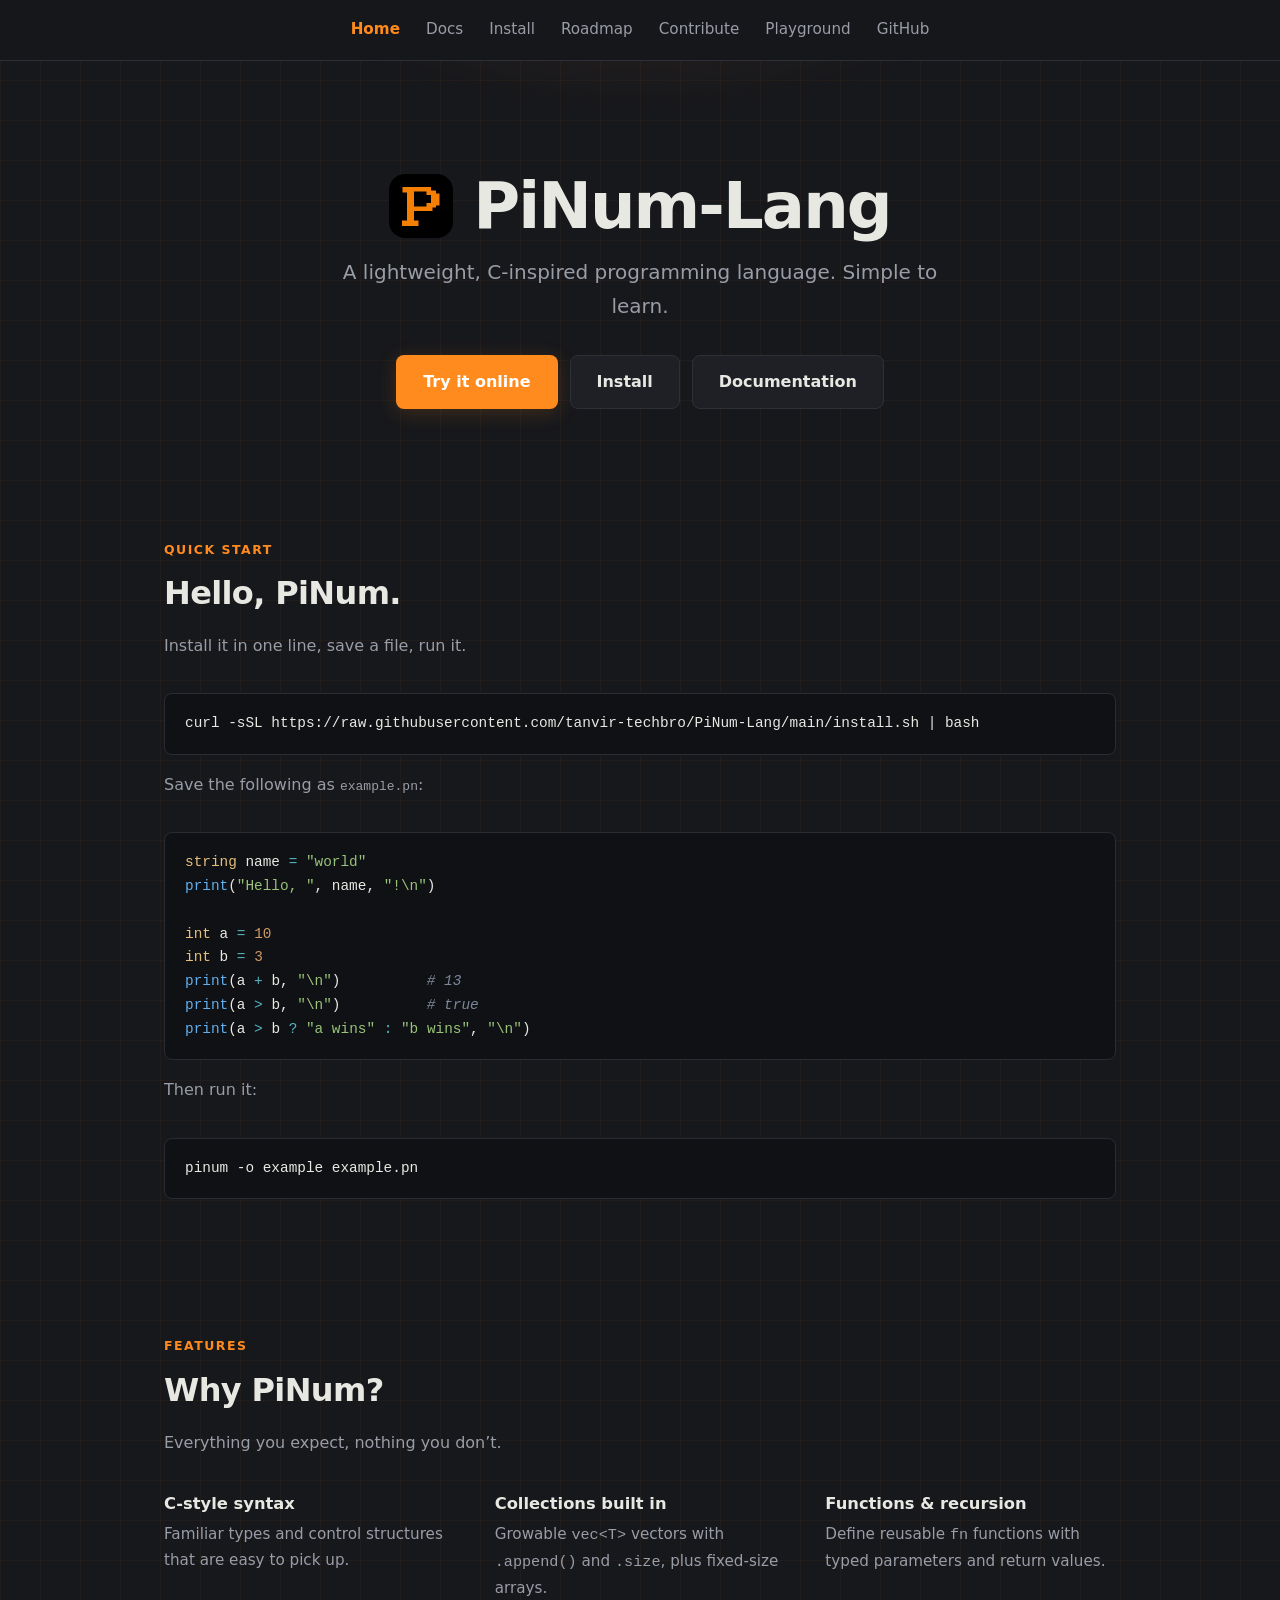
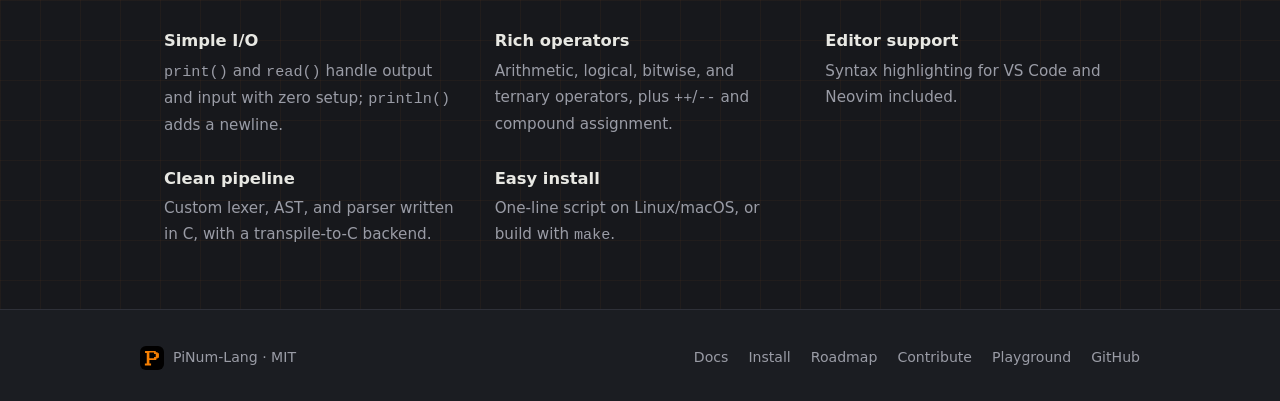
<file: index.html>
<!DOCTYPE html>
<html lang="en">
<head>
  <meta charset="UTF-8" />
  <meta name="viewport" content="width=device-width, initial-scale=1.0" />
  <meta name="description" content="PiNum — a lightweight, C-inspired programming language. Simple to learn, built to embed." />
  <title>PiNum-Lang</title>
  <link rel="icon" type="image/svg+xml" href="assets/pinum_logo.svg" />
  <link rel="stylesheet" href="css/style.css" />
</head>
<body>
  <nav class="nav">
    <div class="nav-inner">
      <a class="nav-brand" href="index.html">
        <img src="assets/pinum_logo.svg" alt="PiNum logo" />
        <span>PiNum-Lang</span>
      </a>
      <button class="nav-toggle" aria-label="Toggle navigation">☰</button>
      <div class="nav-links">
        <a href="index.html" class="active">Home</a>
        <a href="docs.html">Docs</a>
        <a href="install.html">Install</a>
        <a href="roadmap.html">Roadmap</a>
        <a href="contribute.html">Contribute</a>
        <a href="playground.html">Playground</a>
        <a href="https://github.com/tanvir-techbro/PiNum-Lang" target="_blank" rel="noopener">GitHub</a>
      </div>
    </div>
  </nav>

  <header class="hero">
    <div class="hero-title">
      <img class="hero-logo" src="assets/pinum_logo.svg" alt="PiNum logo" />
      <h1>PiNum-Lang</h1>
      <span class="version" id="version"></span>
    </div>
    <p class="tagline">
      A lightweight, C-inspired programming language. Simple to learn.
    </p>
    <div class="hero-actions">
      <a class="btn btn-primary" href="playground.html">Try it online</a>
      <a class="btn btn-ghost" href="install.html">Install</a>
      <a class="btn btn-ghost" href="docs.html">Documentation</a>
    </div>
  </header>

  <section>
    <div class="section-label">Quick start</div>
    <h2 class="section-title">Hello, PiNum.</h2>
    <p class="section-sub">Install it in one line, save a file, run it.</p>

    <div class="codeblock">
      <pre><code class="language-bash">curl -sSL https://raw.githubusercontent.com/tanvir-techbro/PiNum-Lang/main/install.sh | bash</code></pre>
    </div>

    <p class="section-sub">Save the following as <code>example.pn</code>:</p>

    <div class="codeblock">
      <pre><code class="language-pinum">string name = "world"
print("Hello, ", name, "!\n")

int a = 10
int b = 3
print(a + b, "\n")          # 13
print(a &gt; b, "\n")          # true
print(a &gt; b ? "a wins" : "b wins", "\n")
</code></pre>
    </div>

    <p class="section-sub">Then run it:</p>

    <div class="codeblock">
      <pre><code class="language-bash">pinum -o example example.pn</code></pre>
    </div>
  </section>

  <section>
    <div class="section-label">Features</div>
    <h2 class="section-title">Why PiNum?</h2>
    <p class="section-sub">Everything you expect, nothing you don&rsquo;t.</p>
      <div class="feature-grid">
        <div class="feature">
          <h3>C-style syntax</h3>
          <p>Familiar types and control structures that are easy to pick up.</p>
        </div>
        <div class="feature">
          <h3>Collections built in</h3>
          <p>Growable <code>vec&lt;T&gt;</code> vectors with <code>.append()</code> and <code>.size</code>, plus fixed-size arrays.</p>
        </div>
        <div class="feature">
          <h3>Functions &amp; recursion</h3>
          <p>Define reusable <code>fn</code> functions with typed parameters and return values.</p>
        </div>
        <div class="feature">
          <h3>Simple I/O</h3>
          <p><code>print()</code> and <code>read()</code> handle output and input with zero setup; <code>println()</code> adds a newline.</p>
        </div>
        <div class="feature">
          <h3>Rich operators</h3>
          <p>Arithmetic, logical, bitwise, and ternary operators, plus <code>++</code>/<code>--</code> and compound assignment.</p>
        </div>
        <div class="feature">
          <h3>Editor support</h3>
          <p>Syntax highlighting for VS Code and Neovim included.</p>
        </div>
        <div class="feature">
          <h3>Clean pipeline</h3>
          <p>Custom lexer, AST, and parser written in C, with a transpile-to-C backend.</p>
        </div>
        <div class="feature">
          <h3>Easy install</h3>
          <p>One-line script on Linux/macOS, or build with <code>make</code>.</p>
        </div>
      </div>
  </section>

  <footer>
    <div class="footer-inner">
      <div class="footer-brand">
        <img src="assets/pinum_logo.svg" alt="PiNum logo" />
        <span>PiNum-Lang · MIT</span>
      </div>
      <div class="footer-links">
        <a href="docs.html">Docs</a>
        <a href="install.html">Install</a>
        <a href="roadmap.html">Roadmap</a>
        <a href="contribute.html">Contribute</a>
        <a href="playground.html">Playground</a>
        <a href="https://github.com/tanvir-techbro/PiNum-Lang" target="_blank" rel="noopener">GitHub</a>
      </div>
    </div>
  </footer>

  <div class="page-loader" aria-hidden="true"><div class="spinner"></div></div>
  <script src="js/main.js"></script>
</body>
</html>
</file>
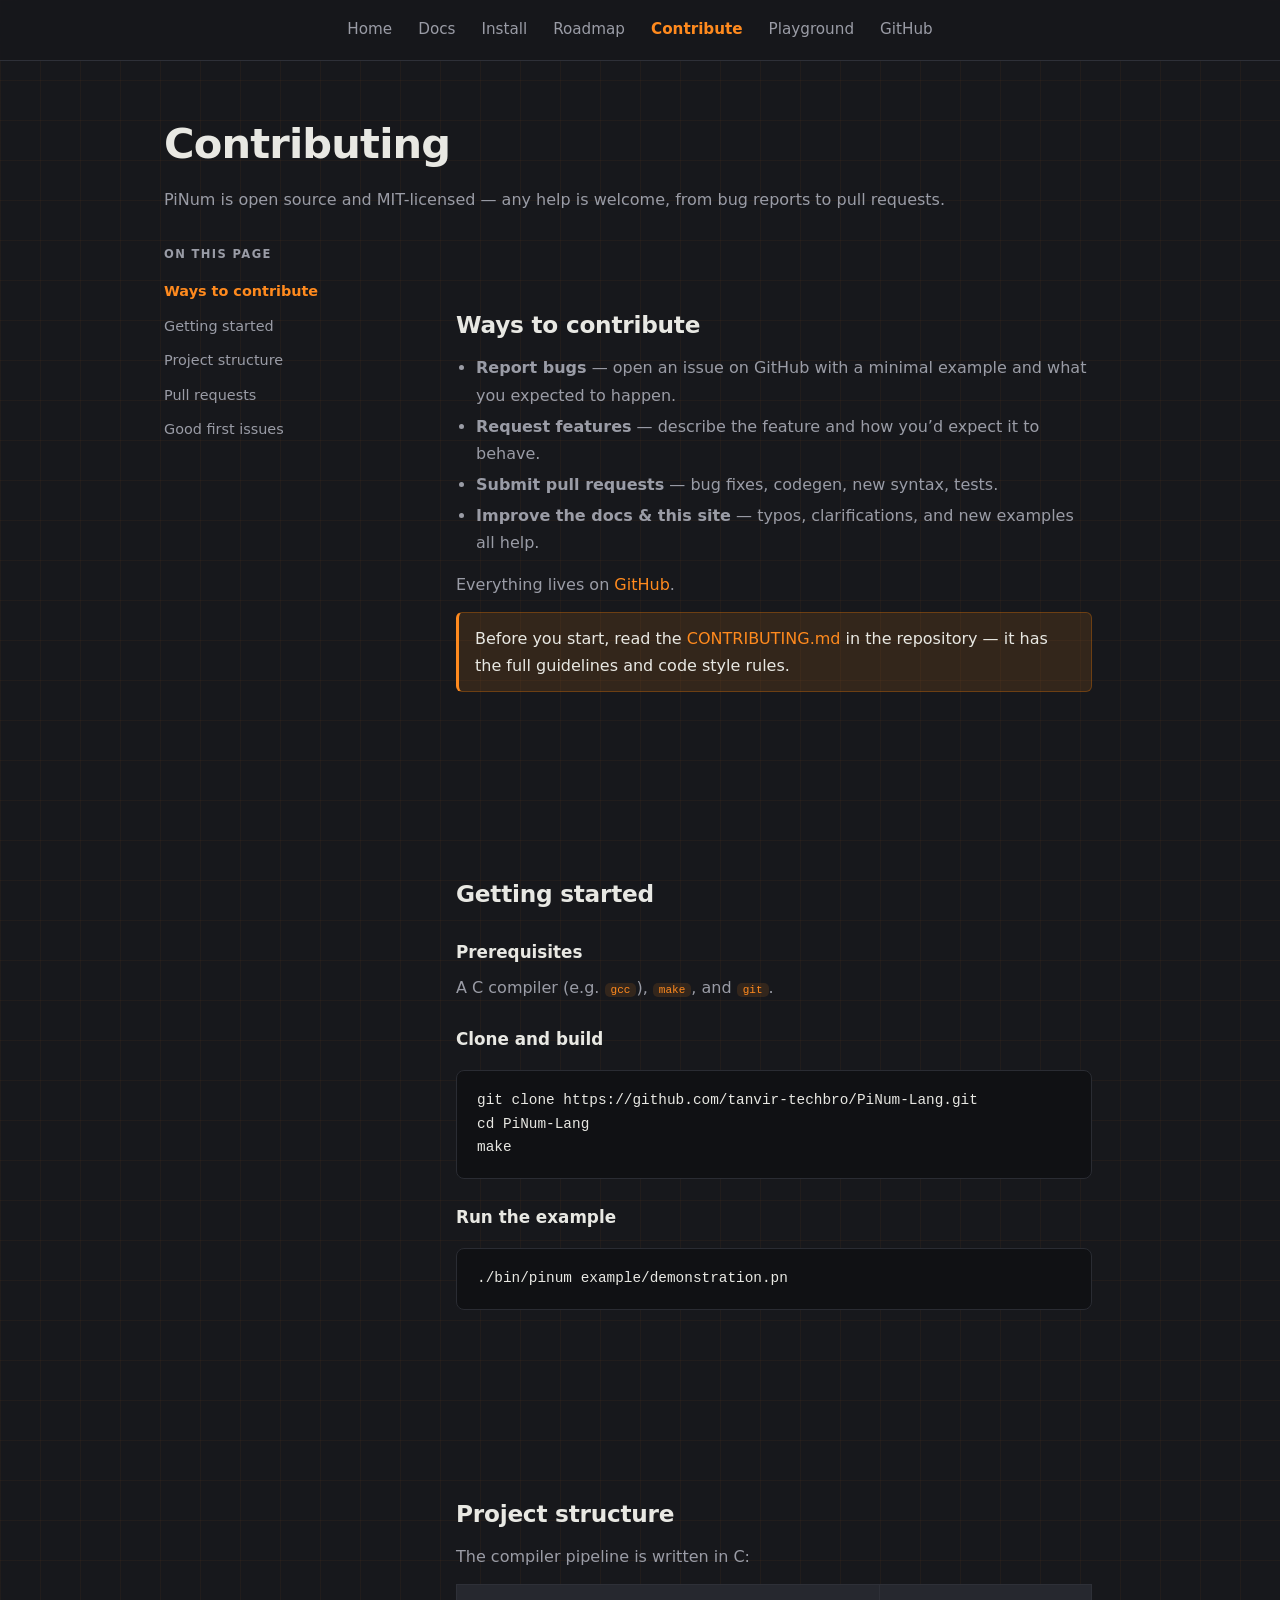
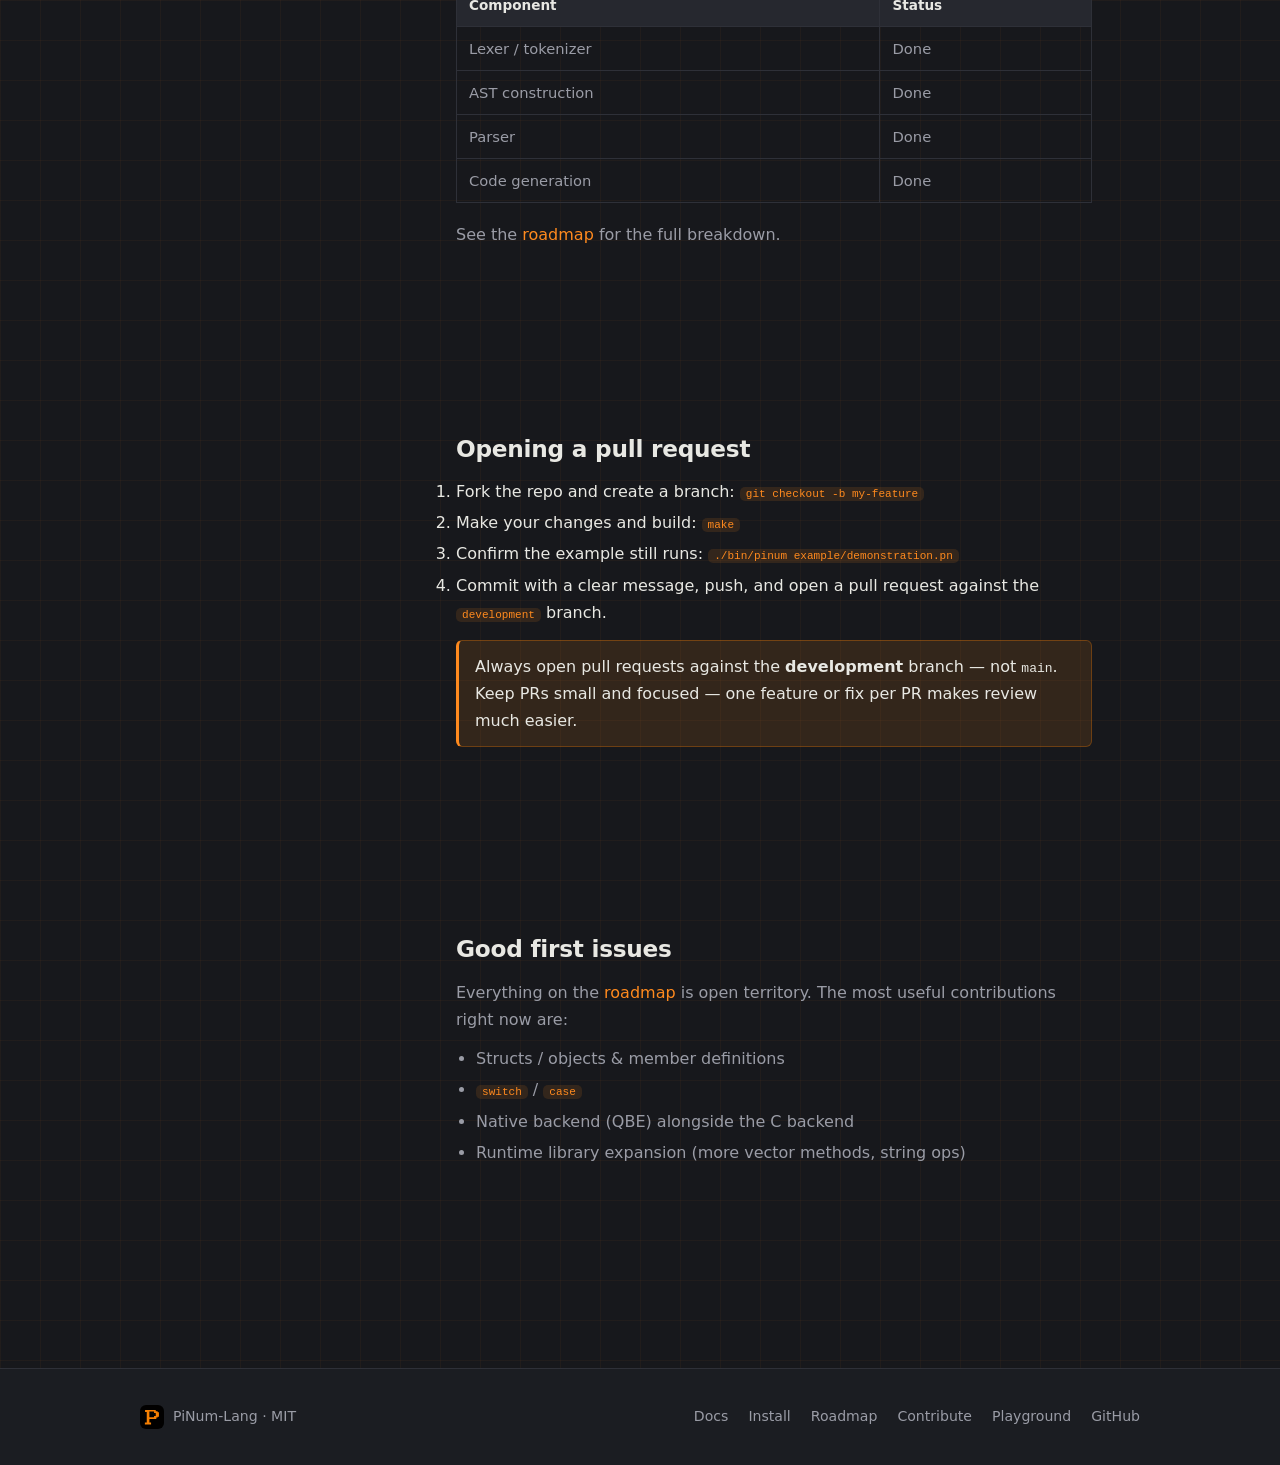
<file: contribute.html>
<!DOCTYPE html>
<html lang="en">
<head>
  <meta charset="UTF-8" />
  <meta name="viewport" content="width=device-width, initial-scale=1.0" />
  <meta name="description" content="Contribute to PiNum-Lang: report bugs, request features, submit pull requests, and improve documentation." />
  <title>Contribute · PiNum</title>
  <link rel="icon" type="image/svg+xml" href="assets/pinum_logo.svg" />
  <link rel="stylesheet" href="css/style.css" />
</head>
<body>
  <nav class="nav">
    <div class="nav-inner">
      <a class="nav-brand" href="index.html">
        <img src="assets/pinum_logo.svg" alt="PiNum logo" />
        <span>PiNum-Lang</span>
      </a>
      <button class="nav-toggle" aria-label="Toggle navigation">☰</button>
      <div class="nav-links">
        <a href="index.html">Home</a>
        <a href="docs.html">Docs</a>
        <a href="install.html">Install</a>
        <a href="roadmap.html">Roadmap</a>
        <a href="contribute.html" class="active">Contribute</a>
        <a href="playground.html">Playground</a>
        <a href="https://github.com/tanvir-techbro/PiNum-Lang" target="_blank" rel="noopener">GitHub</a>
      </div>
    </div>
  </nav>

  <main class="docs-wrap">
    <div class="docs-head">
      <h1>Contributing</h1>
      <p class="docs-sub">PiNum is open source and MIT-licensed &mdash; any help is welcome, from bug reports to pull requests.</p>
    </div>

    <div class="docs-grid">
      <aside class="toc">
        <h4>On this page</h4>
        <a href="#ways-to-contribute">Ways to contribute</a>
        <a href="#getting-started">Getting started</a>
        <a href="#project-structure">Project structure</a>
        <a href="#pull-requests">Pull requests</a>
        <a href="#good-first-issues">Good first issues</a>
      </aside>

      <div class="doc-content">
        <section id="ways-to-contribute" class="doc-section">
          <h2>Ways to contribute</h2>
          <ul>
            <li><strong>Report bugs</strong> &mdash; open an issue on GitHub with a minimal example and what you expected to happen.</li>
            <li><strong>Request features</strong> &mdash; describe the feature and how you&rsquo;d expect it to behave.</li>
            <li><strong>Submit pull requests</strong> &mdash; bug fixes, codegen, new syntax, tests.</li>
            <li><strong>Improve the docs &amp; this site</strong> &mdash; typos, clarifications, and new examples all help.</li>
          </ul>
          <p>Everything lives on <a href="https://github.com/tanvir-techbro/PiNum-Lang" target="_blank" rel="noopener">GitHub</a>.</p>
          <div class="callout">
            Before you start, read the
            <a href="https://github.com/tanvir-techbro/PiNum-Lang/blob/main/CONTRIBUTING.md" target="_blank" rel="noopener">CONTRIBUTING.md</a>
            in the repository &mdash; it has the full guidelines and code style rules.
          </div>
        </section>

        <section id="getting-started" class="doc-section">
          <h2>Getting started</h2>
          <h3>Prerequisites</h3>
          <p>A C compiler (e.g. <code>gcc</code>), <code>make</code>, and <code>git</code>.</p>

          <h3>Clone and build</h3>
          <div class="codeblock">
            <pre><code class="language-bash">git clone https://github.com/tanvir-techbro/PiNum-Lang.git
cd PiNum-Lang
make</code></pre>
          </div>

          <h3>Run the example</h3>
          <div class="codeblock">
            <pre><code class="language-bash">./bin/pinum example/demonstration.pn</code></pre>
          </div>
        </section>

        <section id="project-structure" class="doc-section">
          <h2>Project structure</h2>
          <p>The compiler pipeline is written in C:</p>
          <table>
            <thead>
              <tr>
                <th>Component</th>
                <th>Status</th>
              </tr>
            </thead>
            <tbody>
              <tr><td>Lexer / tokenizer</td><td>Done</td></tr>
              <tr><td>AST construction</td><td>Done</td></tr>
              <tr><td>Parser</td><td>Done</td></tr>
              <tr><td>Code generation</td><td>Done</td></tr>
            </tbody>
          </table>
          <p>See the <a href="roadmap.html">roadmap</a> for the full breakdown.</p>
        </section>

        <section id="pull-requests" class="doc-section">
          <h2>Opening a pull request</h2>
          <ol>
            <li>Fork the repo and create a branch: <code>git checkout -b my-feature</code></li>
            <li>Make your changes and build: <code>make</code></li>
            <li>Confirm the example still runs: <code>./bin/pinum example/demonstration.pn</code></li>
            <li>Commit with a clear message, push, and open a pull request against the <code>development</code> branch.</li>
          </ol>
          <div class="callout">Always open pull requests against the <strong>development</strong> branch &mdash; not <code>main</code>. Keep PRs small and focused &mdash; one feature or fix per PR makes review much easier.</div>
        </section>

        <section id="good-first-issues" class="doc-section">
          <h2>Good first issues</h2>
          <p>Everything on the <a href="roadmap.html">roadmap</a> is open territory. The most useful contributions right now are:</p>
          <ul>
            <li>Structs / objects &amp; member definitions</li>
            <li><code>switch</code> / <code>case</code></li>
            <li>Native backend (QBE) alongside the C backend</li>
            <li>Runtime library expansion (more vector methods, string ops)</li>
          </ul>
        </section>
      </div>
    </div>
  </main>

  <footer>
    <div class="footer-inner">
      <div class="footer-brand">
        <img src="assets/pinum_logo.svg" alt="PiNum logo" />
        <span>PiNum-Lang · MIT</span>
      </div>
      <div class="footer-links">
        <a href="docs.html">Docs</a>
        <a href="install.html">Install</a>
        <a href="roadmap.html">Roadmap</a>
        <a href="contribute.html">Contribute</a>
        <a href="playground.html">Playground</a>
        <a href="https://github.com/tanvir-techbro/PiNum-Lang" target="_blank" rel="noopener">GitHub</a>
      </div>
    </div>
  </footer>

  <div class="page-loader" aria-hidden="true"><div class="spinner"></div></div>
  <script src="js/main.js"></script>
</body>
</html>
</file>
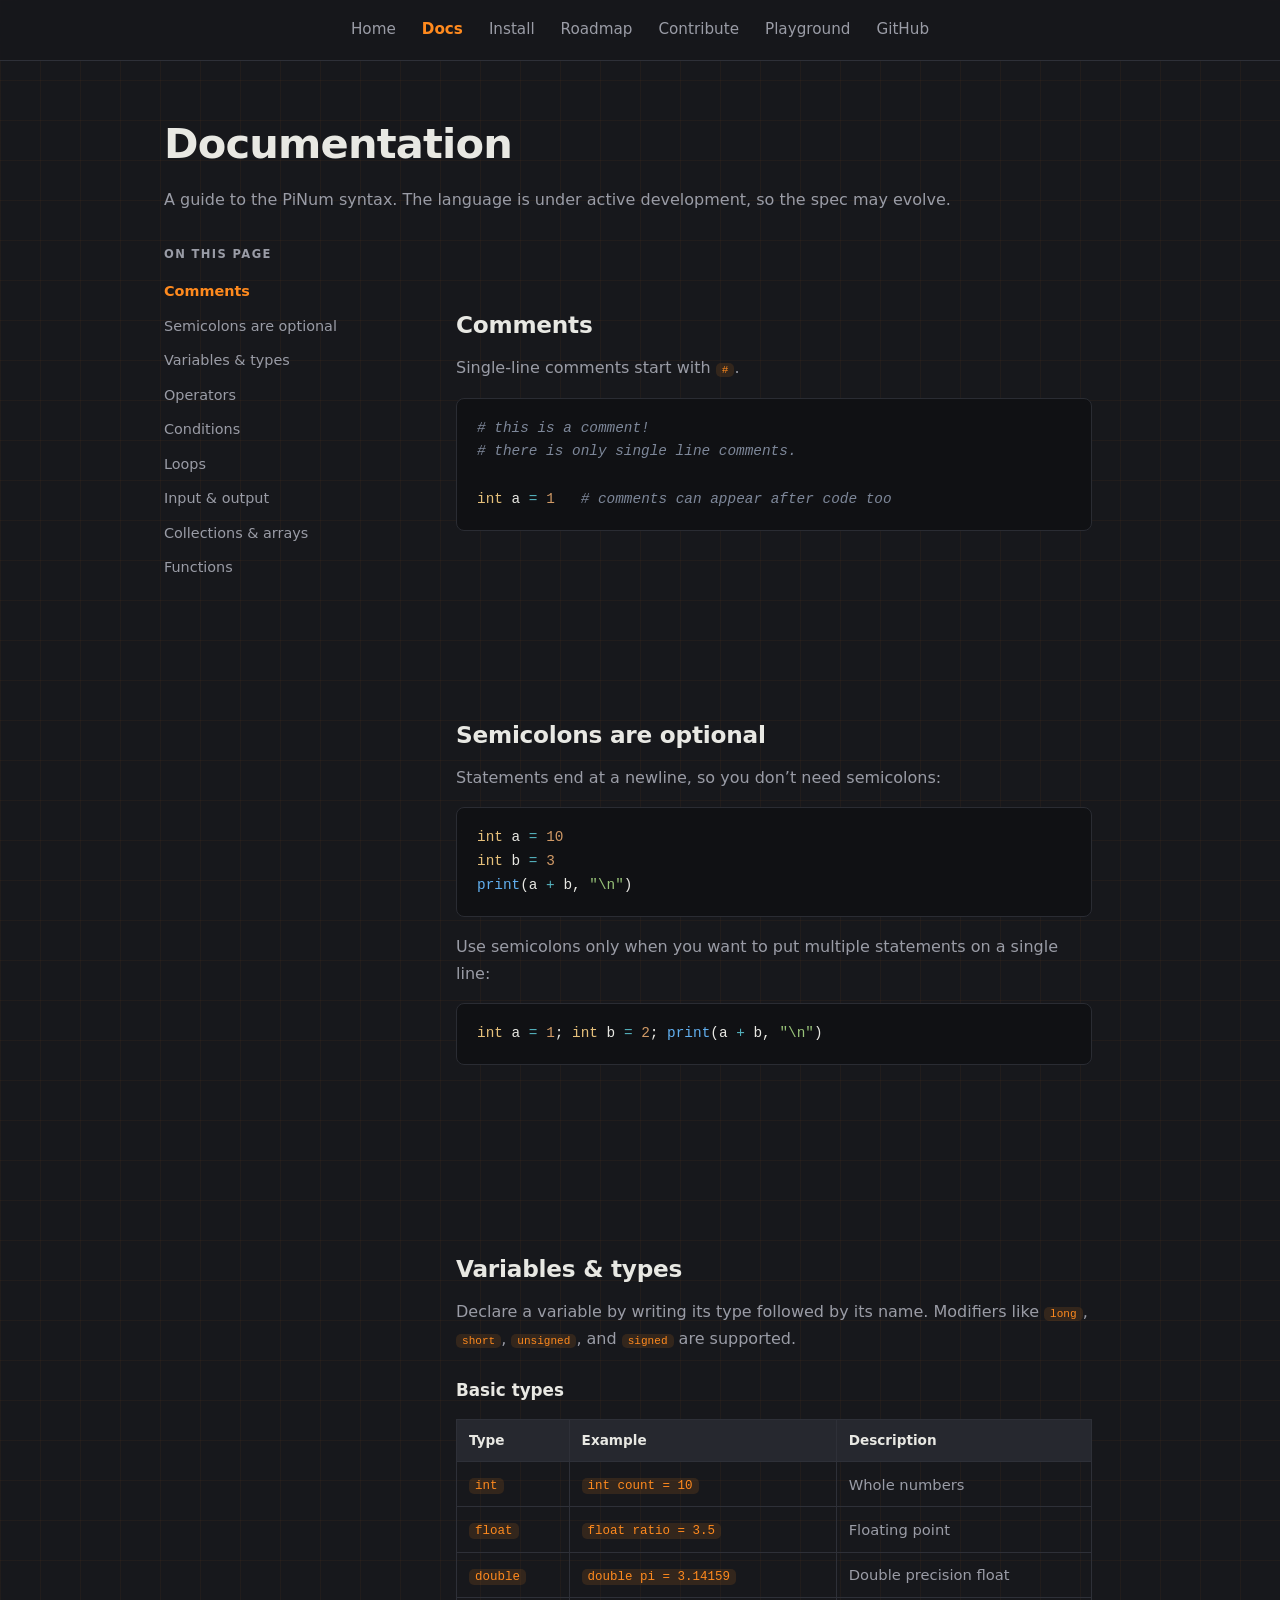
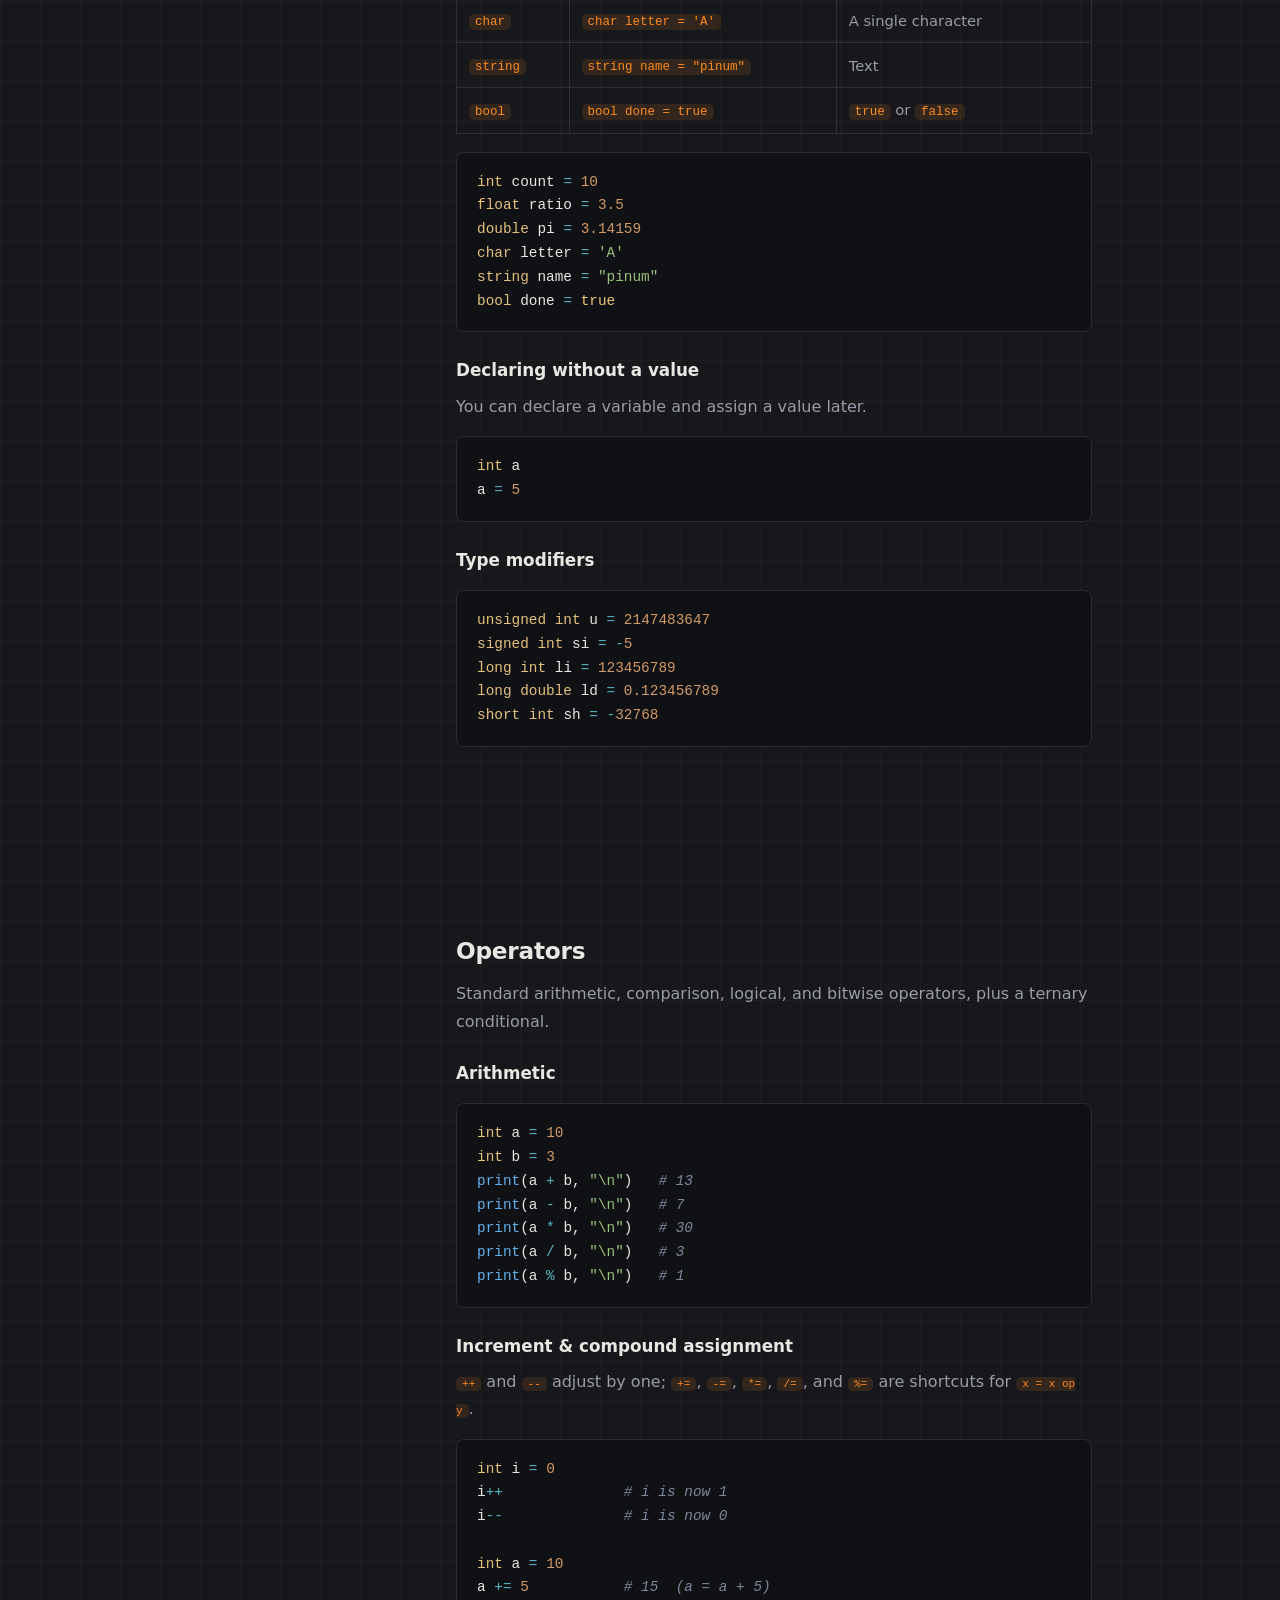
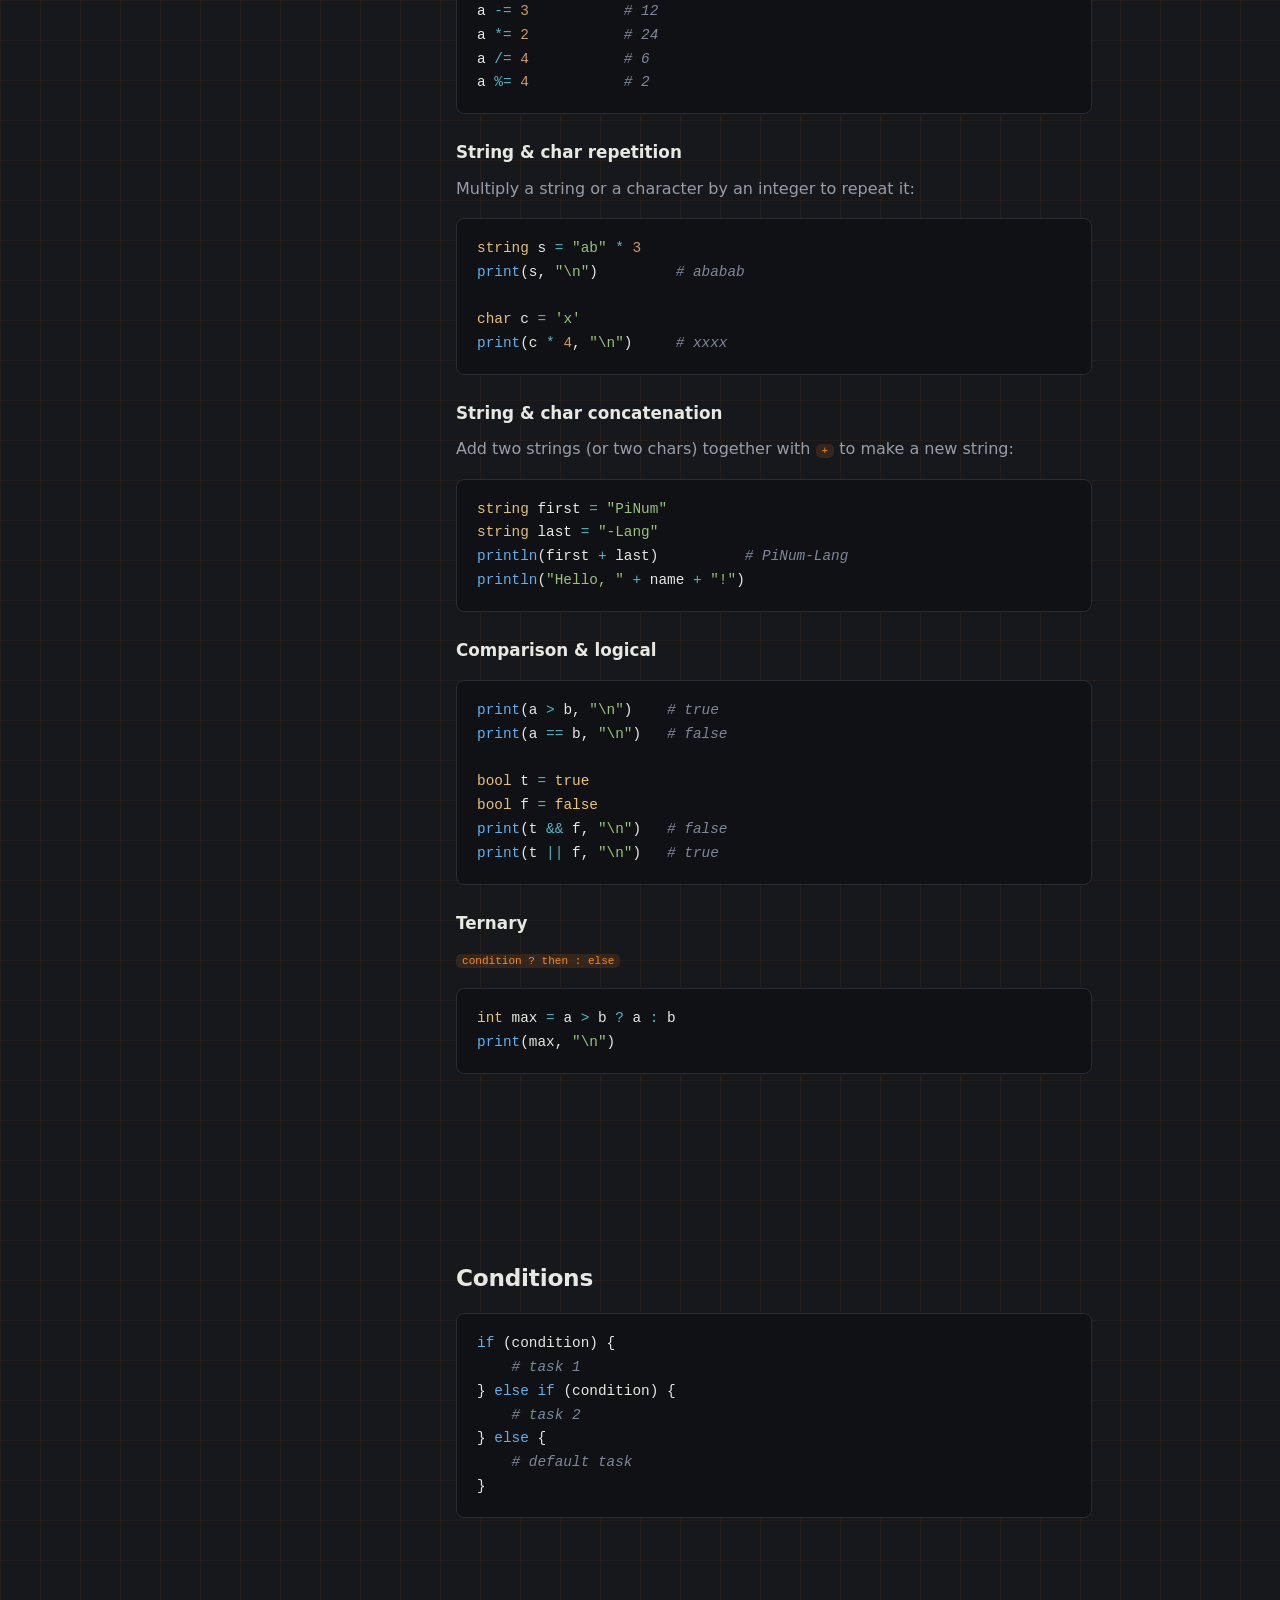
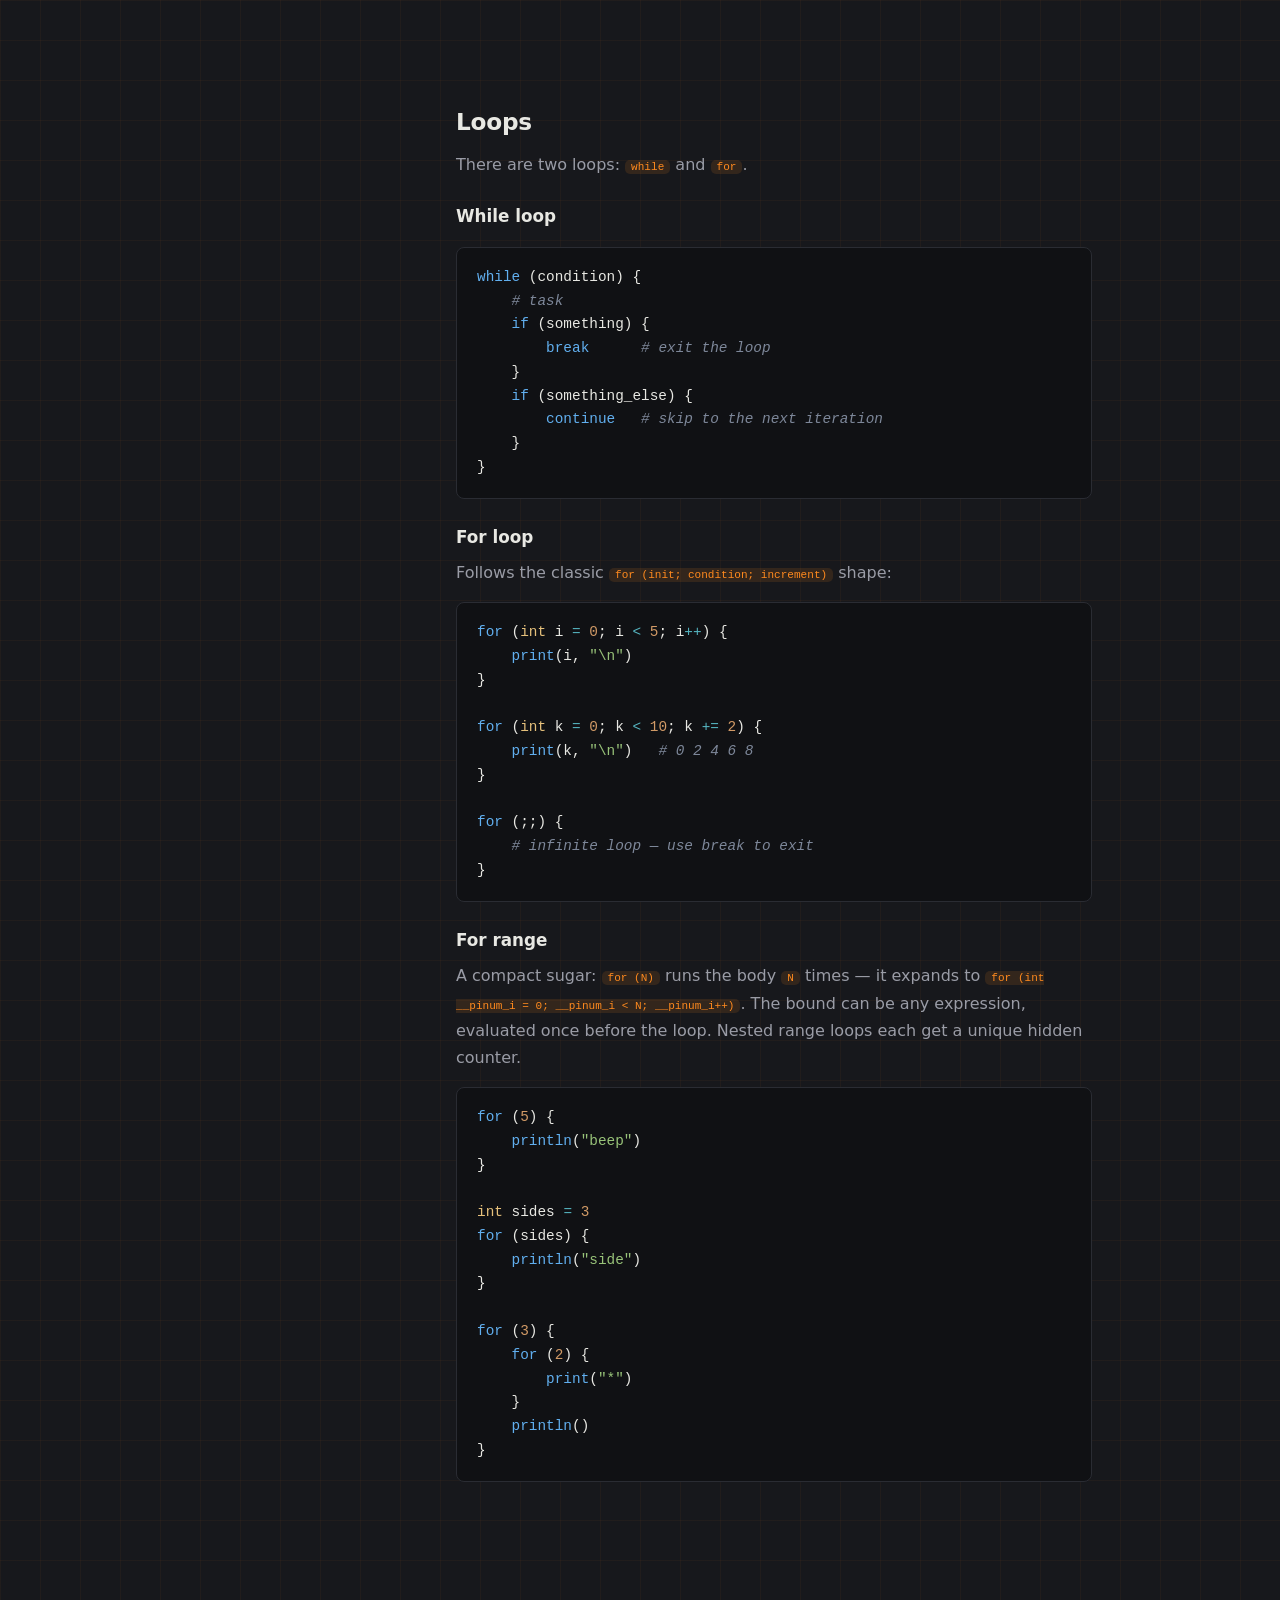
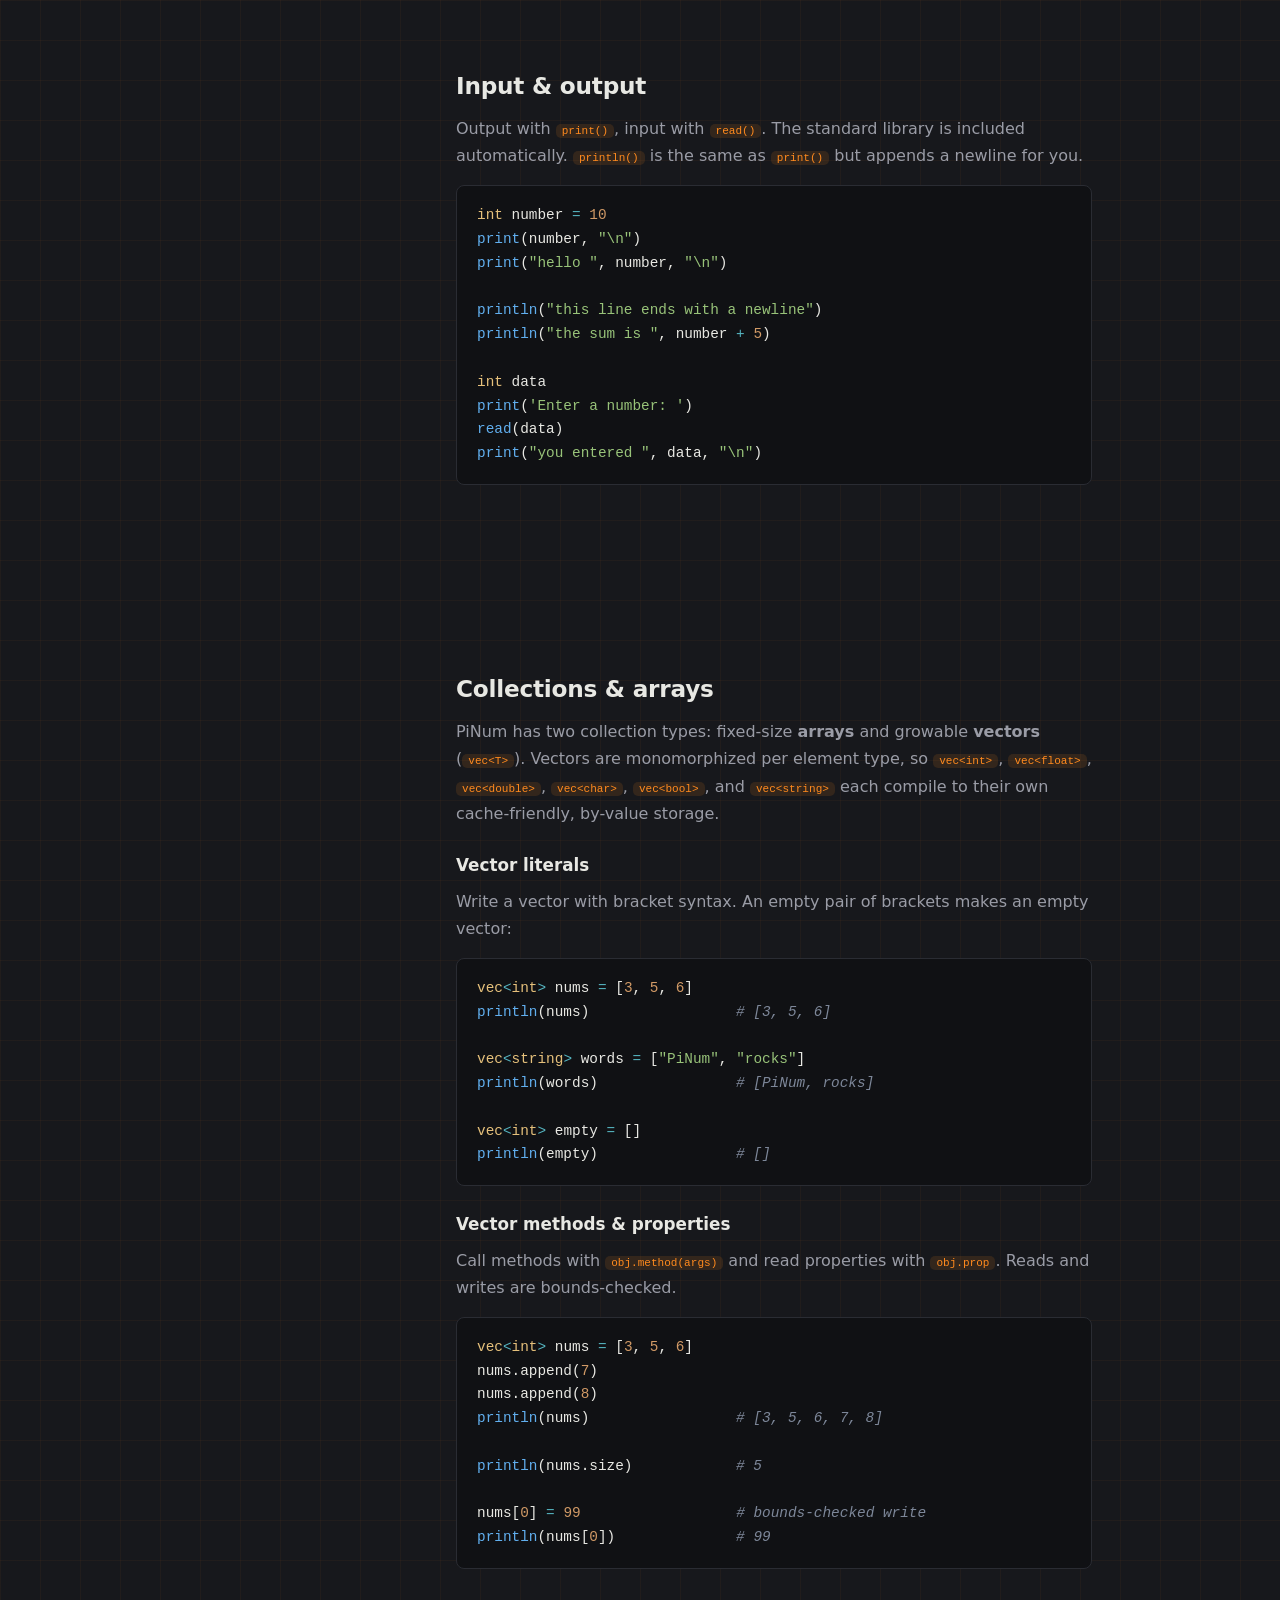
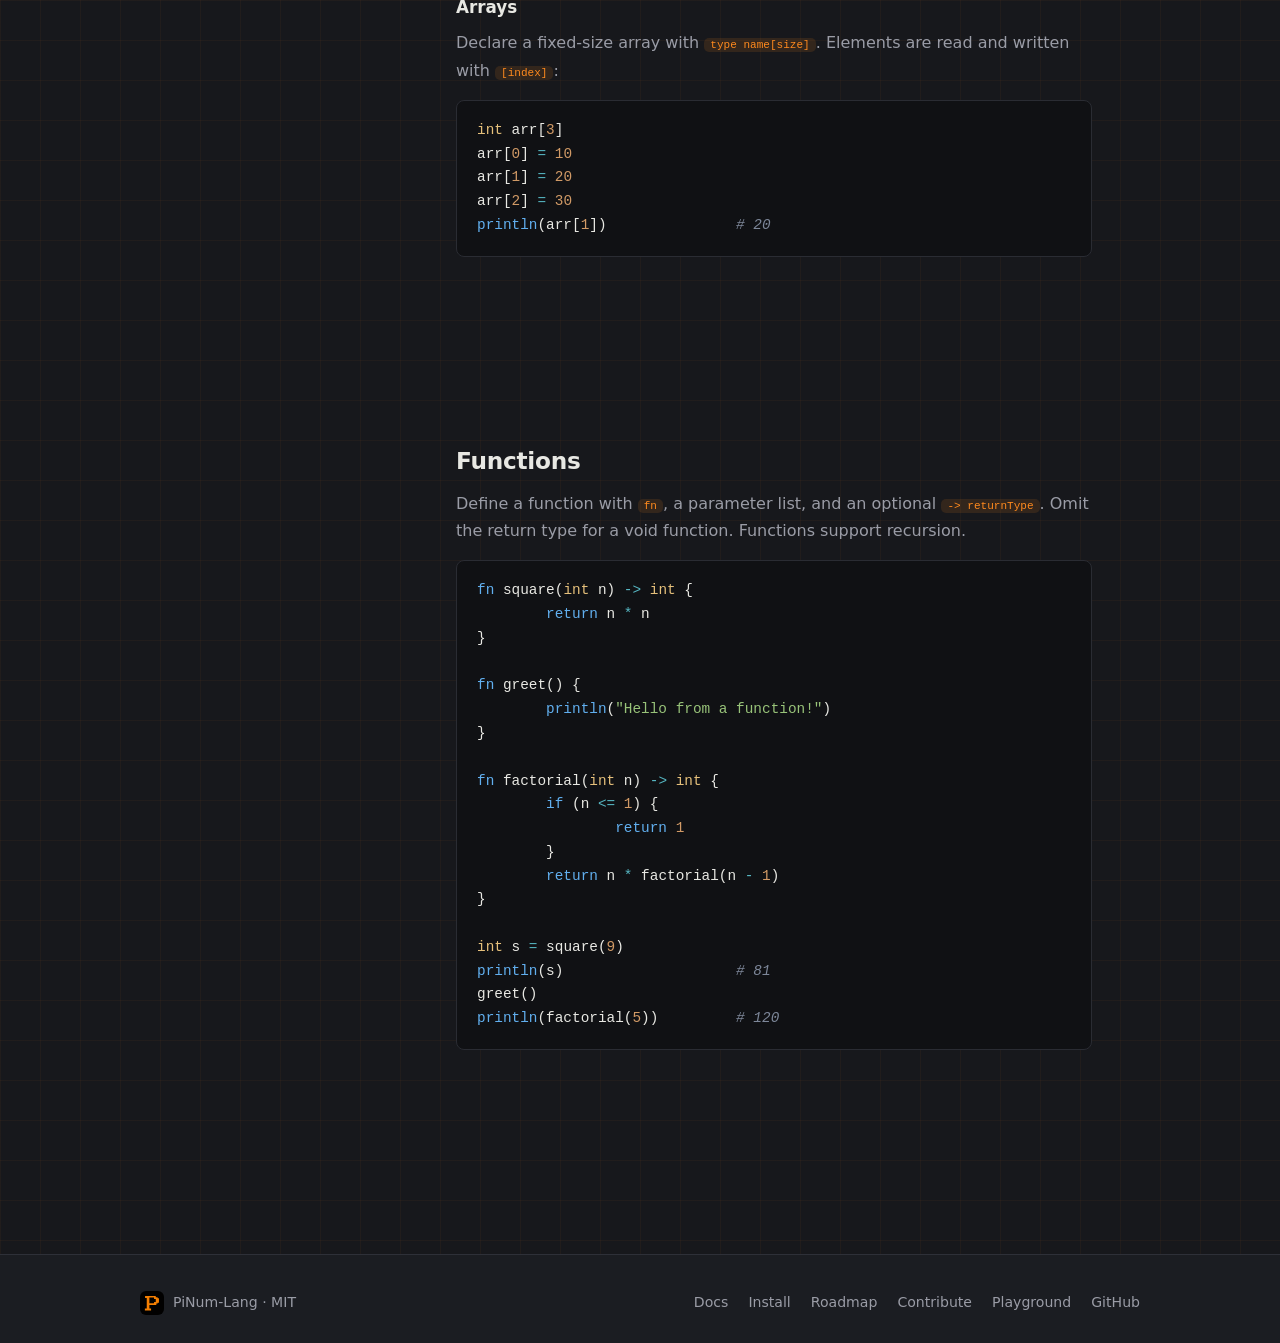
<file: docs.html>
<!DOCTYPE html>
<html lang="en">
<head>
  <meta charset="UTF-8" />
  <meta name="viewport" content="width=device-width, initial-scale=1.0" />
  <meta name="description" content="PiNum documentation: comments, types, variables, operators, conditions, loops, and input/output." />
  <title>Documentation · PiNum</title>
  <link rel="icon" type="image/svg+xml" href="assets/pinum_logo.svg" />
  <link rel="stylesheet" href="css/style.css" />
</head>
<body>
  <nav class="nav">
    <div class="nav-inner">
      <a class="nav-brand" href="index.html">
        <img src="assets/pinum_logo.svg" alt="PiNum logo" />
        <span>PiNum-Lang</span>
      </a>
      <button class="nav-toggle" aria-label="Toggle navigation">☰</button>
      <div class="nav-links">
        <a href="index.html">Home</a>
        <a href="docs.html" class="active">Docs</a>
        <a href="install.html">Install</a>
        <a href="roadmap.html">Roadmap</a>
        <a href="contribute.html">Contribute</a>
        <a href="playground.html">Playground</a>
        <a href="https://github.com/tanvir-techbro/PiNum-Lang" target="_blank" rel="noopener">GitHub</a>
      </div>
    </div>
  </nav>

  <main class="docs-wrap">
    <div class="docs-head">
      <h1>Documentation</h1>
      <p class="docs-sub">A guide to the PiNum syntax. The language is under active development, so the spec may evolve.</p>
    </div>

    <div class="docs-grid">
      <aside class="toc">
        <h4>On this page</h4>
        <a href="#comments">Comments</a>
        <a href="#semicolons">Semicolons are optional</a>
        <a href="#variables">Variables &amp; types</a>
        <a href="#operators">Operators</a>
        <a href="#conditions">Conditions</a>
        <a href="#loops">Loops</a>
        <a href="#io">Input &amp; output</a>
        <a href="#collections">Collections &amp; arrays</a>
        <a href="#functions">Functions</a>
      </aside>

      <div class="doc-content">
        <section id="comments" class="doc-section">
          <h2>Comments</h2>
          <p>Single-line comments start with <code>#</code>.</p>
          <div class="codeblock">
            <pre><code class="language-pinum"># this is a comment!
# there is only single line comments.

int a = 1   # comments can appear after code too</code></pre>
          </div>
        </section>

        <section id="semicolons" class="doc-section">
          <h2>Semicolons are optional</h2>
          <p>Statements end at a newline, so you don&rsquo;t need semicolons:</p>
          <div class="codeblock">
            <pre><code class="language-pinum">int a = 10
int b = 3
print(a + b, "\n")</code></pre>
          </div>
          <p>Use semicolons only when you want to put multiple statements on a single line:</p>
          <div class="codeblock">
            <pre><code class="language-pinum">int a = 1; int b = 2; print(a + b, "\n")</code></pre>
          </div>
        </section>

        <section id="variables" class="doc-section">
          <h2>Variables &amp; types</h2>
          <p>Declare a variable by writing its type followed by its name. Modifiers like <code>long</code>, <code>short</code>, <code>unsigned</code>, and <code>signed</code> are supported.</p>

          <h3>Basic types</h3>
          <table>
            <thead>
              <tr>
                <th>Type</th>
                <th>Example</th>
                <th>Description</th>
              </tr>
            </thead>
            <tbody>
              <tr><td><code>int</code></td><td><code>int count = 10</code></td><td>Whole numbers</td></tr>
              <tr><td><code>float</code></td><td><code>float ratio = 3.5</code></td><td>Floating point</td></tr>
              <tr><td><code>double</code></td><td><code>double pi = 3.14159</code></td><td>Double precision float</td></tr>
              <tr><td><code>char</code></td><td><code>char letter = 'A'</code></td><td>A single character</td></tr>
              <tr><td><code>string</code></td><td><code>string name = "pinum"</code></td><td>Text</td></tr>
              <tr><td><code>bool</code></td><td><code>bool done = true</code></td><td><code>true</code> or <code>false</code></td></tr>
            </tbody>
          </table>

          <div class="codeblock">
            <pre><code class="language-pinum">int count = 10
float ratio = 3.5
double pi = 3.14159
char letter = 'A'
string name = "pinum"
bool done = true</code></pre>
          </div>

          <h3>Declaring without a value</h3>
          <p>You can declare a variable and assign a value later.</p>
          <div class="codeblock">
            <pre><code class="language-pinum">int a
a = 5</code></pre>
          </div>

          <h3>Type modifiers</h3>
          <div class="codeblock">
            <pre><code class="language-pinum">unsigned int u = 2147483647
signed int si = -5
long int li = 123456789
long double ld = 0.123456789
short int sh = -32768</code></pre>
          </div>
        </section>

        <section id="operators" class="doc-section">
          <h2>Operators</h2>
          <p>Standard arithmetic, comparison, logical, and bitwise operators, plus a ternary conditional.</p>

          <h3>Arithmetic</h3>
          <div class="codeblock">
            <pre><code class="language-pinum">int a = 10
int b = 3
print(a + b, "\n")   # 13
print(a - b, "\n")   # 7
print(a * b, "\n")   # 30
print(a / b, "\n")   # 3
print(a % b, "\n")   # 1</code></pre>
          </div>

          <h3>Increment &amp; compound assignment</h3>
          <p><code>++</code> and <code>--</code> adjust by one; <code>+=</code>, <code>-=</code>, <code>*=</code>, <code>/=</code>, and <code>%=</code> are shortcuts for <code>x = x op y</code>.</p>
          <div class="codeblock">
            <pre><code class="language-pinum">int i = 0
i++              # i is now 1
i--              # i is now 0

int a = 10
a += 5           # 15  (a = a + 5)
a -= 3           # 12
a *= 2           # 24
a /= 4           # 6
a %= 4           # 2</code></pre>
          </div>

          <h3>String &amp; char repetition</h3>
          <p>Multiply a string or a character by an integer to repeat it:</p>
          <div class="codeblock">
            <pre><code class="language-pinum">string s = "ab" * 3
print(s, "\n")         # ababab

char c = 'x'
print(c * 4, "\n")     # xxxx</code></pre>
          </div>

          <h3>String &amp; char concatenation</h3>
          <p>Add two strings (or two chars) together with <code>+</code> to make a new string:</p>
          <div class="codeblock">
            <pre><code class="language-pinum">string first = "PiNum"
string last = "-Lang"
println(first + last)          # PiNum-Lang
println("Hello, " + name + "!")</code></pre>
          </div>

          <h3>Comparison &amp; logical</h3>
          <div class="codeblock">
            <pre><code class="language-pinum">print(a &gt; b, "\n")    # true
print(a == b, "\n")   # false

bool t = true
bool f = false
print(t &amp;&amp; f, "\n")   # false
print(t || f, "\n")   # true</code></pre>
          </div>

          <h3>Ternary</h3>
          <p><code>condition ? then : else</code></p>
          <div class="codeblock">
            <pre><code class="language-pinum">int max = a &gt; b ? a : b
print(max, "\n")</code></pre>
          </div>
        </section>

        <section id="conditions" class="doc-section">
          <h2>Conditions</h2>
          <div class="codeblock">
            <pre><code class="language-pinum">if (condition) {
    # task 1
} else if (condition) {
    # task 2
} else {
    # default task
}</code></pre>
          </div>
        </section>

        <section id="loops" class="doc-section">
          <h2>Loops</h2>
          <p>There are two loops: <code>while</code> and <code>for</code>.</p>

          <h3>While loop</h3>
          <div class="codeblock">
            <pre><code class="language-pinum">while (condition) {
    # task
    if (something) {
        break      # exit the loop
    }
    if (something_else) {
        continue   # skip to the next iteration
    }
}</code></pre>
          </div>

          <h3>For loop</h3>
          <p>Follows the classic <code>for (init; condition; increment)</code> shape:</p>
          <div class="codeblock">
            <pre><code class="language-pinum">for (int i = 0; i &lt; 5; i++) {
    print(i, "\n")
}

for (int k = 0; k &lt; 10; k += 2) {
    print(k, "\n")   # 0 2 4 6 8
}

for (;;) {
    # infinite loop — use break to exit
}</code></pre>
          </div>

          <h3>For range</h3>
          <p>A compact sugar: <code>for (N)</code> runs the body <code>N</code> times &mdash; it expands to <code>for (int __pinum_i = 0; __pinum_i &lt; N; __pinum_i++)</code>. The bound can be any expression, evaluated once before the loop. Nested range loops each get a unique hidden counter.</p>
          <div class="codeblock">
            <pre><code class="language-pinum">for (5) {
    println("beep")
}

int sides = 3
for (sides) {
    println("side")
}

for (3) {
    for (2) {
        print("*")
    }
    println()
}</code></pre>
          </div>
        </section>

        <section id="io" class="doc-section">
          <h2>Input &amp; output</h2>
          <p>Output with <code>print()</code>, input with <code>read()</code>. The standard library is included automatically. <code>println()</code> is the same as <code>print()</code> but appends a newline for you.</p>
          <div class="codeblock">
            <pre><code class="language-pinum">int number = 10
print(number, "\n")
print("hello ", number, "\n")

println("this line ends with a newline")
println("the sum is ", number + 5)

int data
print('Enter a number: ')
read(data)
print("you entered ", data, "\n")</code></pre>
          </div>
        </section>

        <section id="collections" class="doc-section">
          <h2>Collections &amp; arrays</h2>
          <p>PiNum has two collection types: fixed-size <strong>arrays</strong> and growable <strong>vectors</strong> (<code>vec&lt;T&gt;</code>). Vectors are monomorphized per element type, so <code>vec&lt;int&gt;</code>, <code>vec&lt;float&gt;</code>, <code>vec&lt;double&gt;</code>, <code>vec&lt;char&gt;</code>, <code>vec&lt;bool&gt;</code>, and <code>vec&lt;string&gt;</code> each compile to their own cache-friendly, by-value storage.</p>

          <h3>Vector literals</h3>
          <p>Write a vector with bracket syntax. An empty pair of brackets makes an empty vector:</p>
          <div class="codeblock">
            <pre><code class="language-pinum">vec&lt;int&gt; nums = [3, 5, 6]
println(nums)                 # [3, 5, 6]

vec&lt;string&gt; words = ["PiNum", "rocks"]
println(words)                # [PiNum, rocks]

vec&lt;int&gt; empty = []
println(empty)                # []</code></pre>
          </div>

          <h3>Vector methods &amp; properties</h3>
          <p>Call methods with <code>obj.method(args)</code> and read properties with <code>obj.prop</code>. Reads and writes are bounds-checked.</p>
          <div class="codeblock">
            <pre><code class="language-pinum">vec&lt;int&gt; nums = [3, 5, 6]
nums.append(7)
nums.append(8)
println(nums)                 # [3, 5, 6, 7, 8]

println(nums.size)            # 5

nums[0] = 99                  # bounds-checked write
println(nums[0])              # 99</code></pre>
          </div>

          <h3>Arrays</h3>
          <p>Declare a fixed-size array with <code>type name[size]</code>. Elements are read and written with <code>[index]</code>:</p>
          <div class="codeblock">
            <pre><code class="language-pinum">int arr[3]
arr[0] = 10
arr[1] = 20
arr[2] = 30
println(arr[1])               # 20</code></pre>
          </div>
        </section>

        <section id="functions" class="doc-section">
          <h2>Functions</h2>
          <p>Define a function with <code>fn</code>, a parameter list, and an optional <code>-&gt; returnType</code>. Omit the return type for a void function. Functions support recursion.</p>
          <div class="codeblock">
            <pre><code class="language-pinum">fn square(int n) -&gt; int {
        return n * n
}

fn greet() {
        println("Hello from a function!")
}

fn factorial(int n) -&gt; int {
        if (n &lt;= 1) {
                return 1
        }
        return n * factorial(n - 1)
}

int s = square(9)
println(s)                    # 81
greet()
println(factorial(5))         # 120</code></pre>
          </div>
        </section>
      </div>
    </div>
  </main>

  <footer>
    <div class="footer-inner">
      <div class="footer-brand">
        <img src="assets/pinum_logo.svg" alt="PiNum logo" />
        <span>PiNum-Lang · MIT</span>
      </div>
      <div class="footer-links">
        <a href="docs.html">Docs</a>
        <a href="install.html">Install</a>
        <a href="roadmap.html">Roadmap</a>
        <a href="contribute.html">Contribute</a>
        <a href="playground.html">Playground</a>
        <a href="https://github.com/tanvir-techbro/PiNum-Lang" target="_blank" rel="noopener">GitHub</a>
      </div>
    </div>
  </footer>

  <div class="page-loader" aria-hidden="true"><div class="spinner"></div></div>
  <script src="js/main.js"></script>
</body>
</html>
</file>
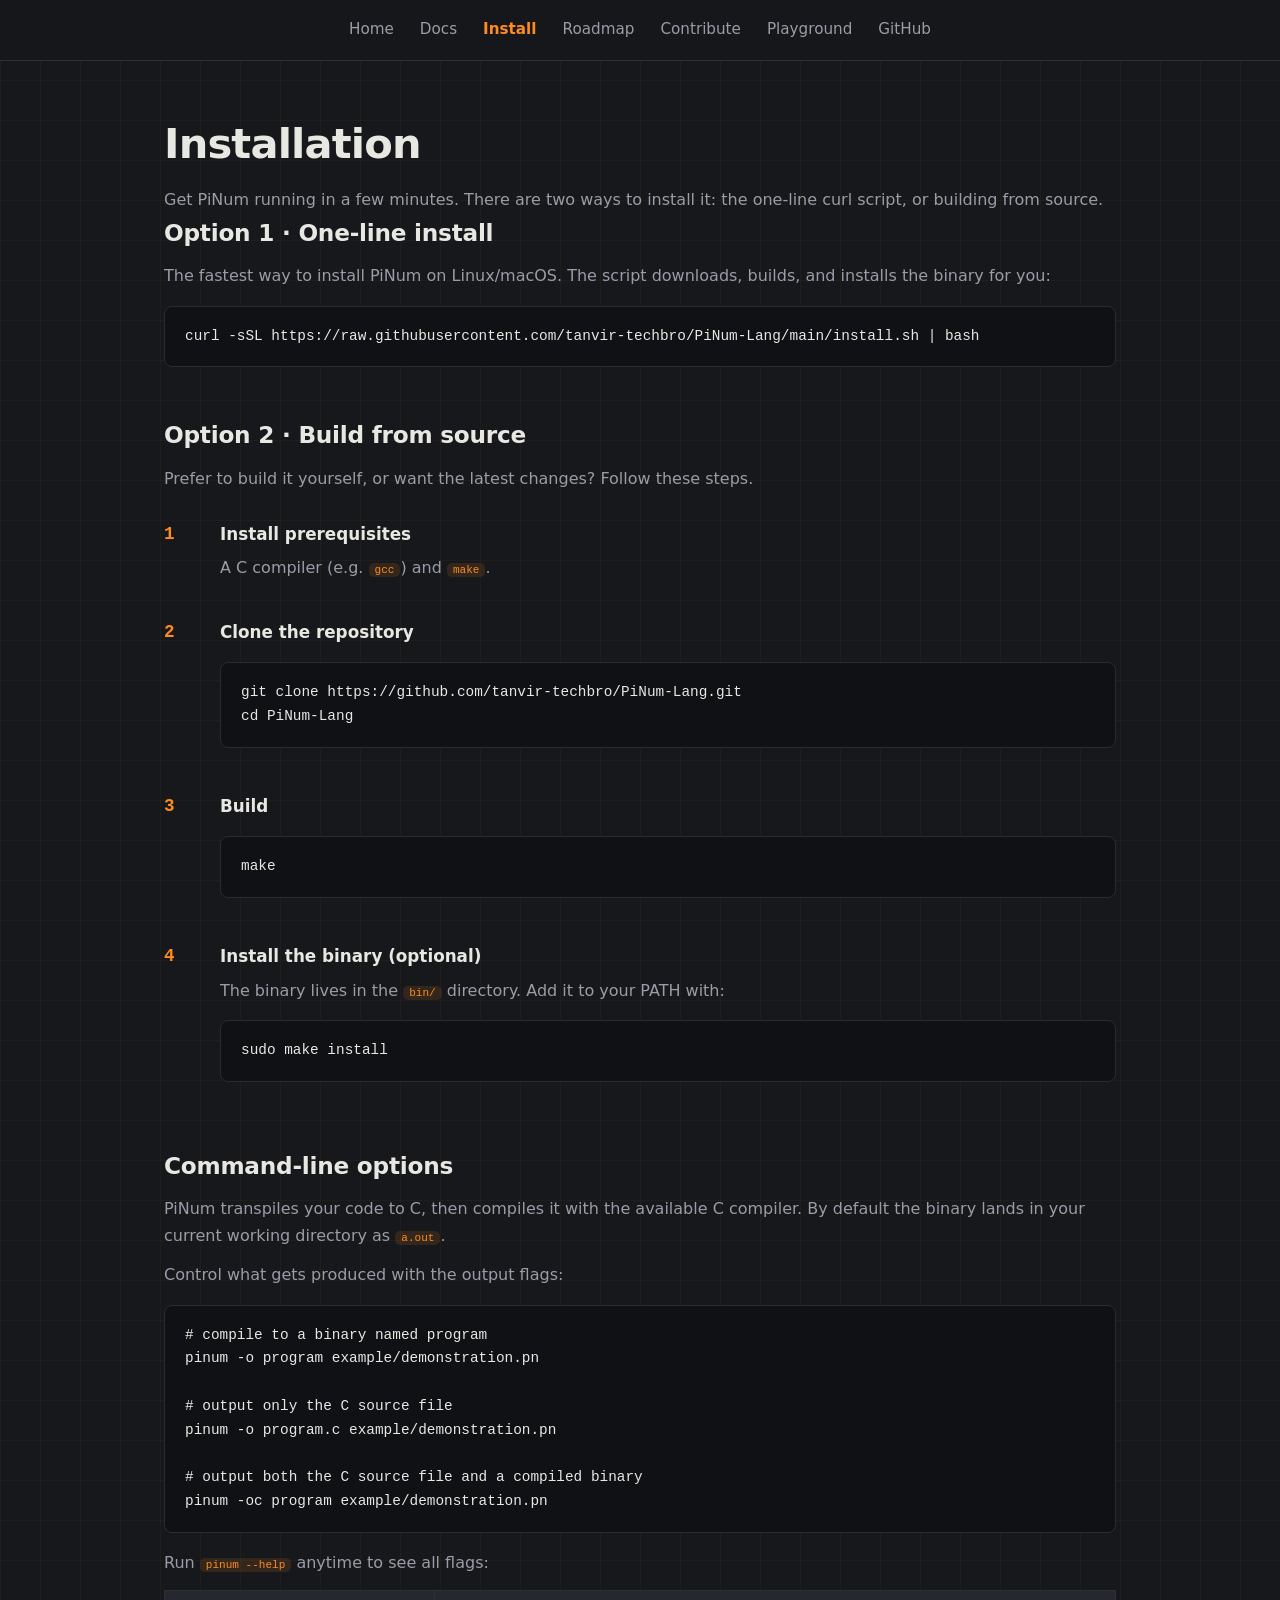
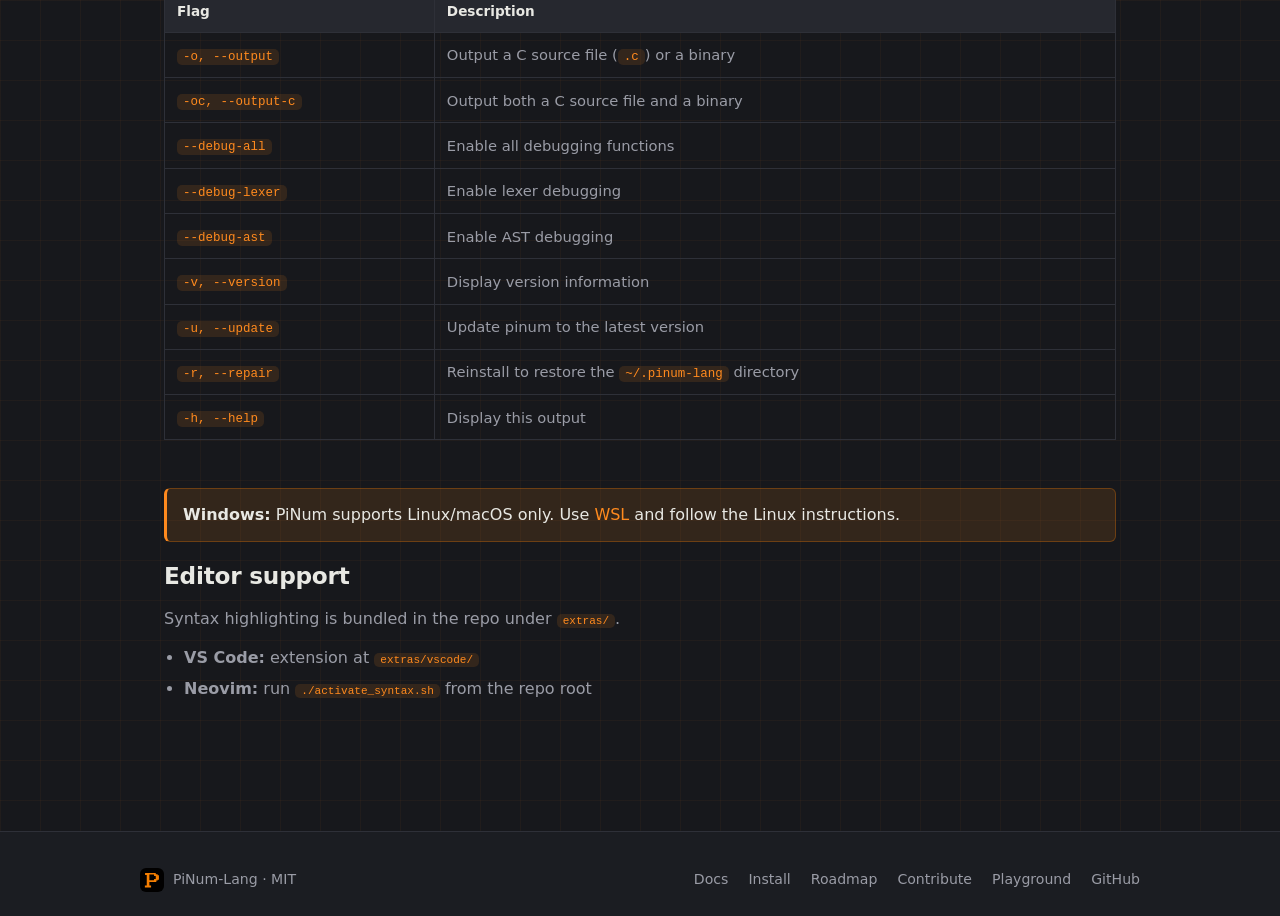
<file: install.html>
<!DOCTYPE html>
<html lang="en">
<head>
  <meta charset="UTF-8" />
  <meta name="viewport" content="width=device-width, initial-scale=1.0" />
  <meta name="description" content="Install PiNum on Linux/macOS or build from source, then run your first .pn program." />
  <title>Install · PiNum</title>
  <link rel="icon" type="image/svg+xml" href="assets/pinum_logo.svg" />
  <link rel="stylesheet" href="css/style.css" />
</head>
<body>
  <nav class="nav">
    <div class="nav-inner">
      <a class="nav-brand" href="index.html">
        <img src="assets/pinum_logo.svg" alt="PiNum logo" />
        <span>PiNum-Lang</span>
      </a>
      <button class="nav-toggle" aria-label="Toggle navigation">☰</button>
      <div class="nav-links">
        <a href="index.html">Home</a>
        <a href="docs.html">Docs</a>
        <a href="install.html" class="active">Install</a>
        <a href="roadmap.html">Roadmap</a>
        <a href="contribute.html">Contribute</a>
        <a href="playground.html">Playground</a>
        <a href="https://github.com/tanvir-techbro/PiNum-Lang" target="_blank" rel="noopener">GitHub</a>
      </div>
    </div>
  </nav>

  <main class="docs-wrap">
    <div class="docs-head">
      <h1>Installation</h1>
      <p class="docs-sub">Get PiNum running in a few minutes. There are two ways to install it: the one-line curl script, or building from source.</p>
    </div>

    <div class="doc-section">
      <h2>Option 1 · One-line install</h2>
      <p>The fastest way to install PiNum on Linux/macOS. The script downloads, builds, and installs the binary for you:</p>
      <div class="codeblock">
        <pre><code class="language-bash">curl -sSL https://raw.githubusercontent.com/tanvir-techbro/PiNum-Lang/main/install.sh | bash</code></pre>
      </div>
    </div>

    <div class="doc-section">
      <h2>Option 2 · Build from source</h2>
      <p>Prefer to build it yourself, or want the latest changes? Follow these steps.</p>
      <div class="steps">
        <div class="step">
          <div class="step-num">1</div>
          <div>
            <h3>Install prerequisites</h3>
            <p>A C compiler (e.g. <code>gcc</code>) and <code>make</code>.</p>
          </div>
        </div>

        <div class="step">
          <div class="step-num">2</div>
          <div>
            <h3>Clone the repository</h3>
            <div class="codeblock">
              <pre><code class="language-bash">git clone https://github.com/tanvir-techbro/PiNum-Lang.git
cd PiNum-Lang</code></pre>
            </div>
          </div>
        </div>

        <div class="step">
          <div class="step-num">3</div>
          <div>
            <h3>Build</h3>
            <div class="codeblock">
              <pre><code class="language-bash">make</code></pre>
            </div>
          </div>
        </div>

        <div class="step">
          <div class="step-num">4</div>
          <div>
            <h3>Install the binary (optional)</h3>
            <p>The binary lives in the <code>bin/</code> directory. Add it to your PATH with:</p>
            <div class="codeblock">
              <pre><code class="language-bash">sudo make install</code></pre>
            </div>
          </div>
        </div>
      </div>
    </div>

    <div class="doc-section">
      <h2>Command-line options</h2>
      <p>PiNum transpiles your code to C, then compiles it with the available C compiler. By default the binary lands in your current working directory as <code>a.out</code>.</p>
      <p>Control what gets produced with the output flags:</p>
      <div class="codeblock">
        <pre><code class="language-bash"># compile to a binary named program
pinum -o program example/demonstration.pn

# output only the C source file
pinum -o program.c example/demonstration.pn

# output both the C source file and a compiled binary
pinum -oc program example/demonstration.pn</code></pre>
      </div>
      <p>Run <code>pinum --help</code> anytime to see all flags:</p>
      <table>
        <thead>
          <tr>
            <th>Flag</th>
            <th>Description</th>
          </tr>
        </thead>
        <tbody>
          <tr><td><code>-o, --output</code></td><td>Output a C source file (<code>.c</code>) or a binary</td></tr>
          <tr><td><code>-oc, --output-c</code></td><td>Output both a C source file and a binary</td></tr>
          <tr><td><code>--debug-all</code></td><td>Enable all debugging functions</td></tr>
          <tr><td><code>--debug-lexer</code></td><td>Enable lexer debugging</td></tr>
          <tr><td><code>--debug-ast</code></td><td>Enable AST debugging</td></tr>
          <tr><td><code>-v, --version</code></td><td>Display version information</td></tr>
          <tr><td><code>-u, --update</code></td><td>Update pinum to the latest version</td></tr>
          <tr><td><code>-r, --repair</code></td><td>Reinstall to restore the <code>~/.pinum-lang</code> directory</td></tr>
          <tr><td><code>-h, --help</code></td><td>Display this output</td></tr>
        </tbody>
      </table>
    </div>

    <div class="callout">
      <strong>Windows:</strong> PiNum supports Linux/macOS only. Use
      <a href="https://learn.microsoft.com/en-us/windows/wsl/install" target="_blank" rel="noopener">WSL</a>
      and follow the Linux instructions.
    </div>

    <div class="doc-section">
      <h2>Editor support</h2>
      <p>Syntax highlighting is bundled in the repo under <code>extras/</code>.</p>
      <ul>
        <li><strong>VS Code:</strong> extension at <code>extras/vscode/</code></li>
        <li><strong>Neovim:</strong> run <code>./activate_syntax.sh</code> from the repo root</li>
      </ul>
    </div>
  </main>

  <footer>
    <div class="footer-inner">
      <div class="footer-brand">
        <img src="assets/pinum_logo.svg" alt="PiNum logo" />
        <span>PiNum-Lang · MIT</span>
      </div>
      <div class="footer-links">
        <a href="docs.html">Docs</a>
        <a href="install.html">Install</a>
        <a href="roadmap.html">Roadmap</a>
        <a href="contribute.html">Contribute</a>
        <a href="playground.html">Playground</a>
        <a href="https://github.com/tanvir-techbro/PiNum-Lang" target="_blank" rel="noopener">GitHub</a>
      </div>
    </div>
  </footer>

  <div class="page-loader" aria-hidden="true"><div class="spinner"></div></div>
  <script src="js/main.js"></script>
</body>
</html>
</file>
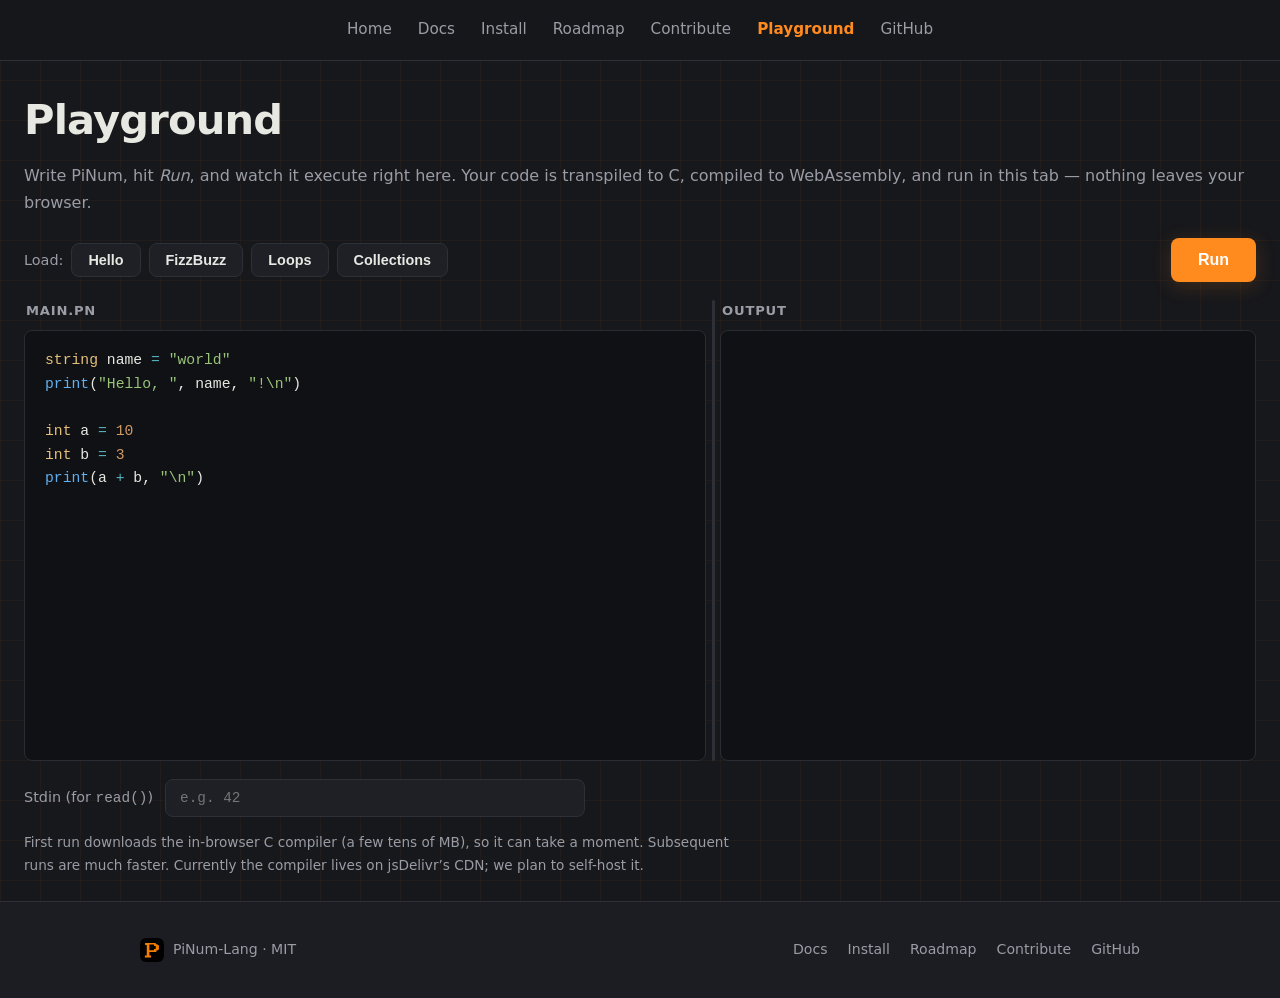
<file: playground.html>
<!DOCTYPE html>
<html lang="en">
<head>
  <meta charset="UTF-8" />
  <meta name="viewport" content="width=device-width, initial-scale=1.0" />
  <meta name="description" content="Run PiNum programs in your browser — no install needed." />
  <title>Playground · PiNum</title>
  <link rel="icon" type="image/svg+xml" href="assets/pinum_logo.svg" />
  <link rel="stylesheet" href="css/style.css" />
</head>
<body>
  <nav class="nav">
    <div class="nav-inner">
      <a class="nav-brand" href="index.html">
        <img src="assets/pinum_logo.svg" alt="PiNum logo" />
        <span>PiNum-Lang</span>
      </a>
      <button class="nav-toggle" aria-label="Toggle navigation">☰</button>
      <div class="nav-links">
        <a href="index.html">Home</a>
        <a href="docs.html">Docs</a>
        <a href="install.html">Install</a>
        <a href="roadmap.html">Roadmap</a>
        <a href="contribute.html">Contribute</a>
        <a href="playground.html" class="active">Playground</a>
        <a href="https://github.com/tanvir-techbro/PiNum-Lang" target="_blank" rel="noopener">GitHub</a>
      </div>
    </div>
  </nav>

  <main class="docs-wrap pg-wrap">
    <div class="docs-head">
      <h1>Playground</h1>
      <p class="docs-sub">
        Write PiNum, hit <em>Run</em>, and watch it execute right here. Your code is transpiled to C,
        compiled to WebAssembly, and run in this tab — nothing leaves your browser.
      </p>
    </div>

    <div class="pg-toolbar">
      <div class="pg-presets">
        <span>Load:</span>
        <button type="button" class="btn btn-ghost pg-preset" data-example="hello">Hello</button>
        <button type="button" class="btn btn-ghost pg-preset" data-example="fizzbuzz">FizzBuzz</button>
        <button type="button" class="btn btn-ghost pg-preset" data-example="loops">Loops</button>
        <button type="button" class="btn btn-ghost pg-preset" data-example="collections">Collections</button>
      </div>
      <button type="button" class="btn btn-primary pg-run" id="pg-run">
        <span class="pg-run-label">Run</span>
      </button>
    </div>

    <div class="pg-body">
      <div class="pg-pane" id="pg-pane-input">
        <div class="pg-pane-head">
          <span>main.pn</span>
          <span class="pg-status" id="pg-status"></span>
        </div>
        <div class="pg-editor">
          <pre class="pg-hl" id="pg-hl" aria-hidden="true"><code class="language-pinum"></code></pre>
          <textarea id="pg-code" class="pg-code" spellcheck="false" wrap="off"
            aria-label="PiNum source code"></textarea>
        </div>
      </div>

      <div class="pg-resizer" id="pg-resizer" role="separator"
        aria-orientation="vertical" aria-label="Resize editor and output"></div>

      <div class="pg-pane" id="pg-pane-output">
        <div class="pg-pane-head">
          <span>Output</span>
        </div>
        <pre class="pg-output" id="pg-output"><code id="pg-output-code"></code></pre>
      </div>
    </div>

    <div class="pg-stdin-row">
      <label for="pg-stdin">Stdin (for <code>read()</code>)</label>
      <input id="pg-stdin" type="text" placeholder="e.g. 42" autocomplete="off" spellcheck="false" />
    </div>

    <p class="pg-note">
      First run downloads the in-browser C compiler (a few tens of MB), so it can take a moment.
      Subsequent runs are much faster. Currently the compiler lives on jsDelivr&rsquo;s CDN; we plan to
      self-host it.
    </p>
  </main>

  <footer>
    <div class="footer-inner">
      <div class="footer-brand">
        <img src="assets/pinum_logo.svg" alt="PiNum logo" />
        <span>PiNum-Lang · MIT</span>
      </div>
      <div class="footer-links">
        <a href="docs.html">Docs</a>
        <a href="install.html">Install</a>
        <a href="roadmap.html">Roadmap</a>
        <a href="contribute.html">Contribute</a>
        <a href="https://github.com/tanvir-techbro/PiNum-Lang" target="_blank" rel="noopener">GitHub</a>
      </div>
    </div>
  </footer>

  <div class="page-loader" aria-hidden="true"><div class="spinner"></div></div>
  <script src="js/main.js"></script>
  <script type="module" src="js/playground.js"></script>
</body>
</html>
</file>
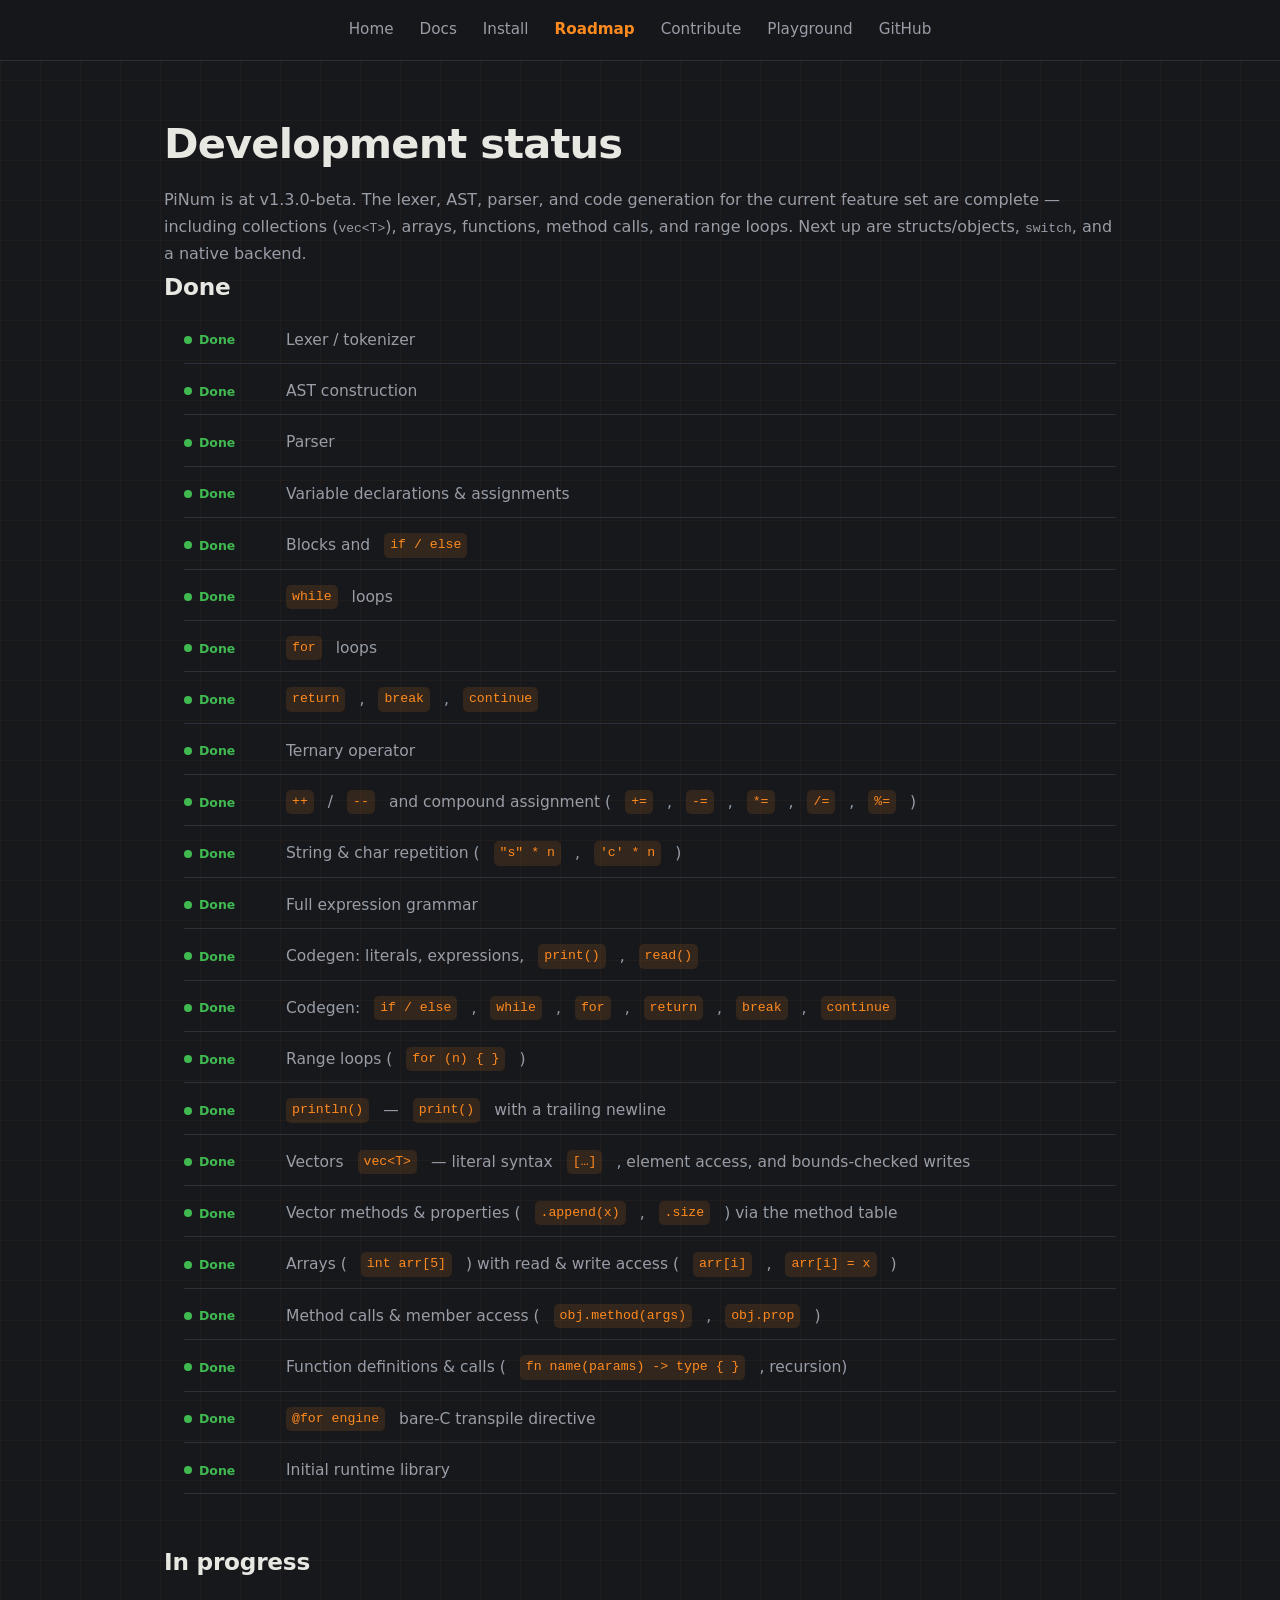
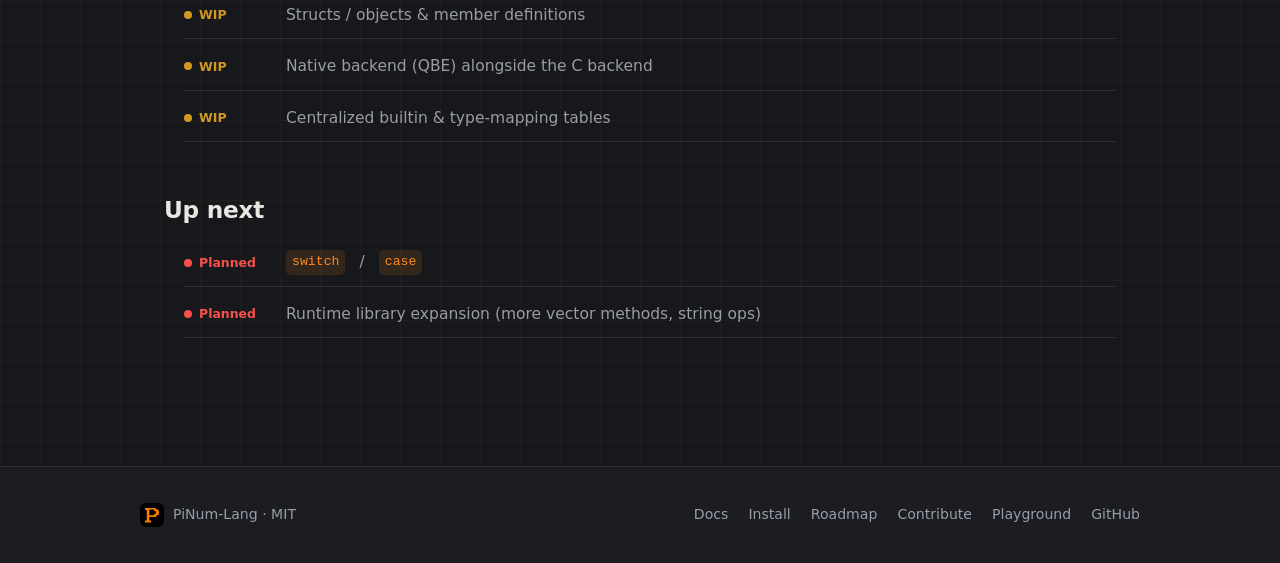
<file: roadmap.html>
<!DOCTYPE html>
<html lang="en">
<head>
  <meta charset="UTF-8" />
  <meta name="viewport" content="width=device-width, initial-scale=1.0" />
  <meta name="description" content="PiNum development status and roadmap: what's done, what's in progress, and what's coming next." />
  <title>Roadmap · PiNum</title>
  <link rel="icon" type="image/svg+xml" href="assets/pinum_logo.svg" />
  <link rel="stylesheet" href="css/style.css" />
</head>
<body>
  <nav class="nav">
    <div class="nav-inner">
      <a class="nav-brand" href="index.html">
        <img src="assets/pinum_logo.svg" alt="PiNum logo" />
        <span>PiNum-Lang</span>
      </a>
      <button class="nav-toggle" aria-label="Toggle navigation">☰</button>
      <div class="nav-links">
        <a href="index.html">Home</a>
        <a href="docs.html">Docs</a>
        <a href="install.html">Install</a>
        <a href="roadmap.html" class="active">Roadmap</a>
        <a href="contribute.html">Contribute</a>
        <a href="playground.html">Playground</a>
        <a href="https://github.com/tanvir-techbro/PiNum-Lang" target="_blank" rel="noopener">GitHub</a>
      </div>
    </div>
  </nav>

  <main class="docs-wrap">
    <div class="docs-head">
      <h1>Development status</h1>
      <p class="docs-sub">
        PiNum is at v1.3.0-beta. The lexer, AST, parser, and code generation for
        the current feature set are complete &mdash; including collections
        (<code>vec&lt;T&gt;</code>), arrays, functions, method calls, and range
        loops. Next up are structs/objects, <code>switch</code>, and a native
        backend.
      </p>
    </div>

    <div class="doc-section">
      <h2>Done</h2>
      <ul class="roadmap-list">
        <li><span class="status done">Done</span> Lexer / tokenizer</li>
        <li><span class="status done">Done</span> AST construction</li>
        <li><span class="status done">Done</span> Parser</li>
        <li><span class="status done">Done</span> Variable declarations &amp; assignments</li>
        <li><span class="status done">Done</span> Blocks and <code>if / else</code></li>
        <li><span class="status done">Done</span> <code>while</code> loops</li>
        <li><span class="status done">Done</span> <code>for</code> loops</li>
        <li><span class="status done">Done</span> <code>return</code>, <code>break</code>, <code>continue</code></li>
        <li><span class="status done">Done</span> Ternary operator</li>
        <li><span class="status done">Done</span> <code>++</code> / <code>--</code> and compound assignment (<code>+=</code>, <code>-=</code>, <code>*=</code>, <code>/=</code>, <code>%=</code>)</li>
        <li><span class="status done">Done</span> String &amp; char repetition (<code>"s" * n</code>, <code>'c' * n</code>)</li>
        <li><span class="status done">Done</span> Full expression grammar</li>
        <li><span class="status done">Done</span> Codegen: literals, expressions, <code>print()</code>, <code>read()</code></li>
        <li><span class="status done">Done</span> Codegen: <code>if / else</code>, <code>while</code>, <code>for</code>, <code>return</code>, <code>break</code>, <code>continue</code></li>
        <li><span class="status done">Done</span> Range loops (<code>for (n) { }</code>)</li>
        <li><span class="status done">Done</span> <code>println()</code> &mdash; <code>print()</code> with a trailing newline</li>
        <li><span class="status done">Done</span> Vectors <code>vec&lt;T&gt;</code> &mdash; literal syntax <code>[&hellip;]</code>, element access, and bounds-checked writes</li>
        <li><span class="status done">Done</span> Vector methods &amp; properties (<code>.append(x)</code>, <code>.size</code>) via the method table</li>
        <li><span class="status done">Done</span> Arrays (<code>int arr[5]</code>) with read &amp; write access (<code>arr[i]</code>, <code>arr[i] = x</code>)</li>
        <li><span class="status done">Done</span> Method calls &amp; member access (<code>obj.method(args)</code>, <code>obj.prop</code>)</li>
        <li><span class="status done">Done</span> Function definitions &amp; calls (<code>fn name(params) -&gt; type { }</code>, recursion)</li>
        <li><span class="status done">Done</span> <code>@for engine</code> bare-C transpile directive</li>
        <li><span class="status done">Done</span> Initial runtime library</li>
      </ul>
    </div>

    <div class="doc-section">
      <h2>In progress</h2>
      <ul class="roadmap-list">
        <li><span class="status wip">WIP</span> Structs / objects &amp; member definitions</li>
        <li><span class="status wip">WIP</span> Native backend (QBE) alongside the C backend</li>
        <li><span class="status wip">WIP</span> Centralized builtin &amp; type-mapping tables</li>
      </ul>
    </div>

    <div class="doc-section">
      <h2>Up next</h2>
      <ul class="roadmap-list">
        <li><span class="status planned">Planned</span> <code>switch</code> / <code>case</code></li>
        <li><span class="status planned">Planned</span> Runtime library expansion (more vector methods, string ops)</li>
      </ul>
    </div>
  </main>

  <footer>
    <div class="footer-inner">
      <div class="footer-brand">
        <img src="assets/pinum_logo.svg" alt="PiNum logo" />
        <span>PiNum-Lang · MIT</span>
      </div>
      <div class="footer-links">
        <a href="docs.html">Docs</a>
        <a href="install.html">Install</a>
        <a href="roadmap.html">Roadmap</a>
        <a href="contribute.html">Contribute</a>
        <a href="playground.html">Playground</a>
        <a href="https://github.com/tanvir-techbro/PiNum-Lang" target="_blank" rel="noopener">GitHub</a>
      </div>
    </div>
  </footer>

  <div class="page-loader" aria-hidden="true"><div class="spinner"></div></div>
  <script src="js/main.js"></script>
</body>
</html>
</file>
<file: css/style.css>
:root {
  --bg: #17181c;
  --panel: #1e2026;
  --code-bg: #101114;
  --code-border: #2a2c33;
  --code-text: #e8e8e3;
  --border: #2e3038;
  --text: #e8e8e3;
  --muted: #9a9ca6;
  --accent: #ff8a1e;
  --accent-soft: rgba(255, 138, 30, 0.12);
  --accent-glow: rgba(255, 138, 30, 0.18);
  --green: #3fb950;
  --yellow: #d29922;
  --red: #f85149;
  --radius: 8px;
  --max-width: 1000px;
  --font-sans: "Segoe UI", system-ui, -apple-system, sans-serif;
  --font-mono: "Cascadia Code", "JetBrains Mono", "Fira Code", Consolas, monospace;
}

* {
  margin: 0;
  padding: 0;
  box-sizing: border-box;
}

html {
  scroll-behavior: smooth;
}

body {
  font-family: var(--font-sans);
  background-color: var(--bg);
  background-image:
    linear-gradient(rgba(255, 138, 30, 0.045) 1px, transparent 1px),
    linear-gradient(90deg, rgba(255, 138, 30, 0.045) 1px, transparent 1px);
  background-size: 40px 40px;
  color: var(--text);
  line-height: 1.7;
  -webkit-font-smoothing: antialiased;
}

a {
  color: var(--accent);
  text-decoration: none;
}

a:hover {
  text-decoration: underline;
}

/* ---------- Nav ---------- */
.nav {
  position: sticky;
  top: 0;
  z-index: 100;
  border-bottom: 1px solid var(--border);
  background: rgba(23, 24, 28, 0.97);
  -webkit-backdrop-filter: blur(18px);
  backdrop-filter: blur(18px);
}

.nav-inner {
  max-width: var(--max-width);
  margin: 0 auto;
  padding: 0 24px;
  display: flex;
  align-items: center;
  justify-content: center;
  height: 60px;
  position: relative;
}

.nav-brand {
  display: none;
  position: absolute;
  left: 24px;
  top: 50%;
  transform: translateY(-50%);
  align-items: center;
  gap: 9px;
  color: var(--text);
  font-weight: 700;
  font-size: 1rem;
  z-index: 1;
}

.nav-brand img {
  width: 28px;
  height: 28px;
  border-radius: 7px;
}

.nav-brand:hover {
  text-decoration: none;
}

.nav-links {
  display: flex;
  gap: 26px;
  align-items: center;
}

.nav-links a {
  color: var(--muted);
  font-size: 0.95rem;
}

.nav-links a:hover {
  color: var(--text);
  text-decoration: none;
}

.nav-links a.active {
  color: var(--accent);
  font-weight: 600;
}

.nav-toggle {
  display: none;
  background: none;
  border: 1px solid var(--border);
  border-radius: 6px;
  color: var(--text);
  width: 38px;
  height: 38px;
  font-size: 1.1rem;
  cursor: pointer;
}

/* ---------- Hero ---------- */
.hero {
  position: relative;
  overflow: hidden;
  text-align: center;
  padding: 110px 24px 70px;
}

.hero::before {
  content: "";
  position: absolute;
  inset: -40% 0 auto 0;
  height: 500px;
  background: radial-gradient(600px 320px at 50% 0%, var(--accent-glow), transparent 70%);
  -webkit-mask-image: linear-gradient(to bottom, black, transparent);
  mask-image: linear-gradient(to bottom, black, transparent);
  pointer-events: none;
}

.hero > * {
  position: relative;
}

.hero-title {
  display: flex;
  align-items: center;
  justify-content: center;
  gap: 20px;
  margin-bottom: 14px;
}

.hero-logo {
  width: 64px;
  height: 64px;
  border-radius: 16px;
}

.hero h1 {
  font-size: clamp(2.5rem, 6vw, 4rem);
  font-weight: 800;
  letter-spacing: -0.03em;
  line-height: 1.1;
}

.hero h1 .accent {
  color: var(--accent);
}

.hero .tagline {
  font-size: clamp(1.05rem, 2.5vw, 1.25rem);
  color: var(--muted);
  max-width: 620px;
  margin: 0 auto;
}

.hero .version {
  display: inline-block;
  align-self: flex-start;
  margin-top: 16px;
  font-family: var(--font-mono);
  font-size: 0.8rem;
  color: var(--accent);
  background: var(--accent-soft);
  border: 1px solid rgba(245, 127, 2, 0.35);
  padding: 3px 12px;
  border-radius: 999px;
}

.hero .version:empty {
  display: none;
}

.hero-actions {
  margin-top: 32px;
  display: flex;
  gap: 12px;
  justify-content: center;
  flex-wrap: wrap;
}

.btn {
  display: inline-flex;
  align-items: center;
  gap: 8px;
  padding: 12px 26px;
  border-radius: var(--radius);
  font-weight: 600;
  font-size: 1rem;
  border: 1px solid transparent;
}

.btn:hover {
  text-decoration: none;
}

.btn-primary {
  background: var(--accent);
  color: #fff;
  box-shadow: 0 4px 20px var(--accent-glow);
}

.btn-ghost {
  background: var(--panel);
  border-color: var(--border);
  color: var(--text);
}

.btn-ghost:hover {
  border-color: var(--accent);
}

/* ---------- Sections ---------- */
section {
  max-width: var(--max-width);
  margin: 0 auto;
  padding: 60px 24px;
}

.section-label {
  font-size: 0.78rem;
  font-weight: 700;
  letter-spacing: 0.12em;
  text-transform: uppercase;
  color: var(--accent);
}

.section-title {
  font-size: clamp(1.5rem, 4vw, 2rem);
  font-weight: 700;
  letter-spacing: -0.02em;
  margin: 6px 0 12px;
}

.section-sub {
  color: var(--muted);
  max-width: 620px;
  margin-bottom: 34px;
}

/* ---------- Features ---------- */
.feature-grid {
  display: grid;
  grid-template-columns: repeat(auto-fit, minmax(280px, 1fr));
  gap: 26px 40px;
}

.feature h3 {
  font-size: 1.02rem;
  margin-bottom: 4px;
}

.feature p {
  color: var(--muted);
  font-size: 0.95rem;
}

/* ---------- Code ---------- */
.codeblock {
  position: relative;
  margin: 16px 0;
  max-width: 100%;
}

.codeblock .copy-btn {
  position: absolute;
  top: 8px;
  right: 8px;
  display: inline-flex;
  align-items: center;
  justify-content: center;
  background: #2b2d33;
  border: 1px solid #3a3d45;
  color: #b7bcc7;
  border-radius: 6px;
  padding: 5px;
  line-height: 0;
  cursor: pointer;
  opacity: 0;
  transition: opacity 0.15s ease;
}

.codeblock .copy-btn svg {
  width: 14px;
  height: 14px;
  display: block;
  fill: currentColor;
}

.codeblock:hover .copy-btn,
.codeblock .copy-btn:focus-visible {
  opacity: 1;
}

.copy-btn:hover {
  color: #fff;
  border-color: var(--accent);
}

.copy-btn.copied {
  color: #3fb950;
  border-color: rgba(63, 185, 80, 0.4);
}

.copy-btn.failed {
  color: #f85149;
  border-color: rgba(248, 81, 73, 0.4);
}

pre {
  background: var(--code-bg);
  border: 1px solid var(--code-border);
  border-radius: var(--radius);
  padding: 18px 20px;
  overflow-x: auto;
  max-width: 100%;
  font-family: var(--font-mono);
  font-size: 0.9rem;
  line-height: 1.65;
  color: var(--code-text);
}

code.language-pinum .comment { color: #7d8799; font-style: italic; }
code.language-pinum .keyword { color: #61afef; }
code.language-pinum .type { color: #e5c07b; }
code.language-pinum .constant { color: #f0c674; }
code.language-pinum .number { color: #d19a66; }
code.language-pinum .string { color: #98c379; }
code.language-pinum .operator { color: #56b6c2; }

/* ---------- Docs ---------- */
.docs-wrap {
  max-width: var(--max-width);
  margin: 0 auto;
  padding: 48px 24px 80px;
}

.docs-head h1 {
  font-size: clamp(2rem, 5vw, 2.6rem);
  font-weight: 800;
  letter-spacing: -0.02em;
}

.docs-sub {
  color: var(--muted);
  margin-top: 6px;
}

.docs-grid {
  display: grid;
  grid-template-columns: 220px 1fr;
  gap: 48px;
  margin-top: 32px;
}

.docs-grid > * {
  min-width: 0;
}

.toc {
  position: sticky;
  top: 24px;
  align-self: start;
  font-size: 0.9rem;
}

.toc h4 {
  font-size: 0.72rem;
  text-transform: uppercase;
  letter-spacing: 0.12em;
  color: var(--muted);
  margin-bottom: 10px;
}

.toc a {
  display: block;
  color: var(--muted);
  padding: 5px 0;
}

.toc a:hover {
  color: var(--text);
  text-decoration: none;
}

.toc a.active {
  color: var(--accent);
  font-weight: 600;
}

.doc-section {
  margin-bottom: 48px;
  scroll-margin-top: 32px;
}

.doc-section h2 {
  font-size: 1.45rem;
  font-weight: 700;
  letter-spacing: -0.01em;
  margin-bottom: 10px;
}

.doc-section h3 {
  font-size: 1.05rem;
  margin: 24px 0 8px;
}

.doc-section p {
  color: var(--muted);
  margin-bottom: 12px;
}

.doc-section ul {
  margin: 0 0 14px 20px;
  color: var(--muted);
}

.doc-section li {
  margin-bottom: 4px;
}

.doc-section table {
  width: 100%;
  border-collapse: collapse;
  margin: 14px 0 18px;
  font-size: 0.92rem;
}

.doc-section th,
.doc-section td {
  text-align: left;
  padding: 9px 12px;
  border: 1px solid var(--border);
}

.doc-section th {
  background: #26282f;
  font-size: 0.85rem;
}

.doc-section td {
  color: var(--muted);
}

.doc-section td code,
.doc-section p code,
.doc-section li code {
  color: var(--accent);
  background: var(--accent-soft);
  padding: 1px 6px;
  border-radius: 5px;
  font-size: 0.85em;
}

.callout {
  background: var(--accent-soft);
  border: 1px solid rgba(245, 127, 2, 0.3);
  border-left: 3px solid var(--accent);
  border-radius: 6px;
  padding: 12px 16px;
  margin: 14px 0;
}

/* ---------- Install ---------- */
.steps {
  margin-top: 26px;
}

.step {
  display: grid;
  grid-template-columns: 40px 1fr;
  gap: 16px;
  margin-bottom: 26px;
}

.step > div {
  min-width: 0;
}

.step-num {
  font-family: var(--font-mono);
  font-weight: 700;
  color: var(--accent);
  font-size: 1.1rem;
  padding-top: 2px;
}

.step h3 {
  font-size: 1.05rem;
  margin: 2px 0 6px;
}

.step p {
  color: var(--muted);
  margin-bottom: 8px;
}

/* ---------- Roadmap ---------- */
.status {
  display: inline-flex;
  align-items: center;
  gap: 7px;
  font-size: 0.78rem;
  font-weight: 600;
}

.status::before {
  content: "";
  width: 8px;
  height: 8px;
  border-radius: 50%;
}

.status.done { color: var(--green); }
.status.done::before { background: var(--green); }
.status.wip { color: var(--yellow); }
.status.wip::before { background: var(--yellow); }
.status.planned { color: var(--red); }
.status.planned::before { background: var(--red); }

.roadmap-list {
  list-style: none;
}

.roadmap-list li {
  display: flex;
  align-items: center;
  gap: 14px;
  padding: 10px 0;
  border-bottom: 1px solid var(--border);
  font-size: 0.97rem;
}

.roadmap-list li .status {
  flex-shrink: 0;
  min-width: 88px;
}

/* ---------- Footer ---------- */
footer {
  border-top: 1px solid var(--border);
  background-color: #1b1d22;
  padding: 36px 24px;
}

.footer-inner {
  max-width: var(--max-width);
  margin: 0 auto;
  display: flex;
  flex-wrap: wrap;
  align-items: center;
  justify-content: space-between;
  gap: 14px;
  color: var(--muted);
  font-size: 0.88rem;
}

.footer-brand {
  display: flex;
  align-items: center;
  gap: 9px;
}

.footer-brand img {
  width: 24px;
  height: 24px;
  border-radius: 6px;
}

.footer-links {
  display: flex;
  gap: 20px;
}

.footer-links a {
  color: var(--muted);
}

.footer-links a:hover {
  color: var(--text);
}

/* ---------- Playground ---------- */
.pg-wrap {
  max-width: none;
  display: flex;
  flex-direction: column;
  padding: 24px;
  min-height: calc(100vh - 60px);
}

.pg-wrap .docs-head {
  margin-bottom: 4px;
}

.pg-toolbar {
  display: flex;
  align-items: center;
  justify-content: space-between;
  gap: 16px;
  flex-wrap: wrap;
  margin-top: 18px;
}

.pg-presets {
  display: flex;
  align-items: center;
  gap: 8px;
  flex-wrap: wrap;
}

.pg-presets > span {
  color: var(--muted);
  font-size: 0.9rem;
}

.pg-presets .btn {
  padding: 8px 16px;
  font-size: 0.9rem;
}

.pg-body {
  flex: 1;
  display: flex;
  align-items: stretch;
  gap: 0;
  margin-top: 18px;
  min-height: 0;
}

.pg-body > * {
  min-width: 0;
}

.pg-pane {
  display: flex;
  flex-direction: column;
  flex: 1 1 50%;
  min-height: 0;
}

#pg-pane-input {
  flex: 1.27 1 56%;
}

#pg-pane-output {
  flex: 1 1 44%;
}

.pg-pane-head {
  display: flex;
  align-items: center;
  justify-content: space-between;
  gap: 12px;
  padding: 0 2px 8px;
  font-size: 0.82rem;
  font-weight: 700;
  letter-spacing: 0.06em;
  text-transform: uppercase;
  color: var(--muted);
}

.pg-status {
  font-weight: 600;
  text-transform: none;
  letter-spacing: normal;
  color: var(--accent);
  white-space: nowrap;
  overflow: hidden;
  text-overflow: ellipsis;
}

.pg-editor {
  position: relative;
  flex: 1;
  min-height: 0;
  background: var(--code-bg);
  border: 1px solid var(--code-border);
  border-radius: var(--radius);
  overflow: hidden;
}

.pg-hl {
  position: absolute;
  inset: 0;
  margin: 0;
  padding: 18px 20px;
  border: none;
  border-radius: 0;
  background: transparent;
  pointer-events: none;
  overflow: hidden;
  font-family: var(--font-mono);
  font-size: 0.92rem;
  line-height: 1.6;
  tab-size: 4;
  scrollbar-width: none;
}

.pg-hl::-webkit-scrollbar {
  display: none;
}

.pg-hl code {
  font-family: var(--font-mono);
  line-height: 1.6;
  white-space: pre;
  font-size: 0.92rem;
  tab-size: 4;
}

.pg-code {
  position: absolute;
  inset: 0;
  width: 100%;
  height: 100%;
  padding: 18px 20px;
  background: transparent;
  color: transparent;
  caret-color: var(--code-text);
  border: none;
  border-radius: 0;
  outline: none;
  resize: none;
  overflow: auto;
  font-family: var(--font-mono);
  font-size: 0.92rem;
  line-height: 1.6;
  white-space: pre;
  tab-size: 4;
  -webkit-text-fill-color: transparent;
}

.pg-output {
  flex: 1;
  margin: 0;
  min-height: 0;
  border-color: var(--code-border);
  overflow: auto;
  font-size: 0.92rem;
  line-height: 1.6;
  word-break: break-word;
}

.pg-output-error {
  border-color: rgba(248, 81, 73, 0.5) !important;
}

.pg-resizer {
  flex: 0 0 14px;
  display: flex;
  align-items: center;
  justify-content: center;
  cursor: col-resize;
  touch-action: none;
  user-select: none;
}

.pg-resizer::before {
  content: "";
  width: 3px;
  height: 100%;
  border-radius: 3px;
  background: var(--border);
  transition: background 0.15s ease;
}

.pg-resizer:hover::before,
.pg-resizer.dragging::before {
  background: var(--accent);
}

.pg-resizing {
  cursor: col-resize;
  user-select: none;
}

.pg-stdin-row {
  display: flex;
  align-items: center;
  gap: 12px;
  margin-top: 18px;
  flex-wrap: wrap;
}

.pg-stdin-row label {
  color: var(--muted);
  font-size: 0.9rem;
}

.pg-stdin-row input {
  flex: 1;
  min-width: 200px;
  max-width: 420px;
  padding: 10px 14px;
  background: var(--panel);
  border: 1px solid var(--border);
  border-radius: var(--radius);
  color: var(--text);
  font-family: var(--font-mono);
  font-size: 0.9rem;
  outline: none;
}

.pg-stdin-row input:focus {
  border-color: var(--accent);
}

.pg-note {
  margin-top: 14px;
  color: var(--muted);
  font-size: 0.85rem;
  max-width: 720px;
}

@media (max-width: 820px) {
  .pg-body {
    flex-direction: column;
  }

  .pg-pane {
    flex: none;
  }

  .pg-editor {
    min-height: 260px;
  }

  .pg-output {
    min-height: 220px;
  }

  .pg-resizer {
    display: none;
  }
}

/* ---------- Page loader ---------- */
.page-loader {
  position: fixed;
  inset: 0;
  z-index: 9999;
  display: flex;
  align-items: center;
  justify-content: center;
  background: var(--bg);
  opacity: 0;
  pointer-events: none;
  transition: opacity 0.18s ease;
}

.page-loader.active {
  opacity: 1;
  pointer-events: auto;
}

.spinner {
  width: 36px;
  height: 36px;
  border: 3px solid var(--border);
  border-top-color: var(--accent);
  border-radius: 50%;
  animation: spin 0.7s linear infinite;
}

@keyframes spin {
  to { transform: rotate(360deg); }
}

/* ---------- Responsive ---------- */
@media (max-width: 820px) {
  .nav-toggle {
    display: block;
    position: absolute;
    right: 16px;
    top: 50%;
    transform: translateY(-50%);
  }

  .nav-brand {
    display: flex;
    left: 16px;
  }

  .nav-links {
    display: none;
    position: absolute;
    top: 60px;
    left: 0;
    right: 0;
    background: var(--bg);
    border-bottom: 1px solid var(--border);
    flex-direction: column;
    align-items: flex-start;
    gap: 0;
    padding: 8px 24px;
  }

  .nav-links.open {
    display: flex;
  }

  .nav-links a {
    width: 100%;
    padding: 11px 0;
  }

  .docs-grid {
    grid-template-columns: 1fr;
    gap: 24px;
  }

  .toc {
    position: static;
    display: flex;
    flex-wrap: wrap;
    gap: 8px 18px;
  }

  .toc h4 {
    width: 100%;
  }

  .doc-section table {
    display: block;
    overflow-x: auto;
  }
}

@media (max-width: 480px) {
  .hero {
    padding: 80px 16px 50px;
  }

  section {
    padding: 40px 16px;
  }

  .docs-wrap {
    padding: 32px 16px 64px;
  }

  pre {
    padding: 14px 14px;
  }

  .feature-grid {
    grid-template-columns: 1fr;
  }
}
</file>
